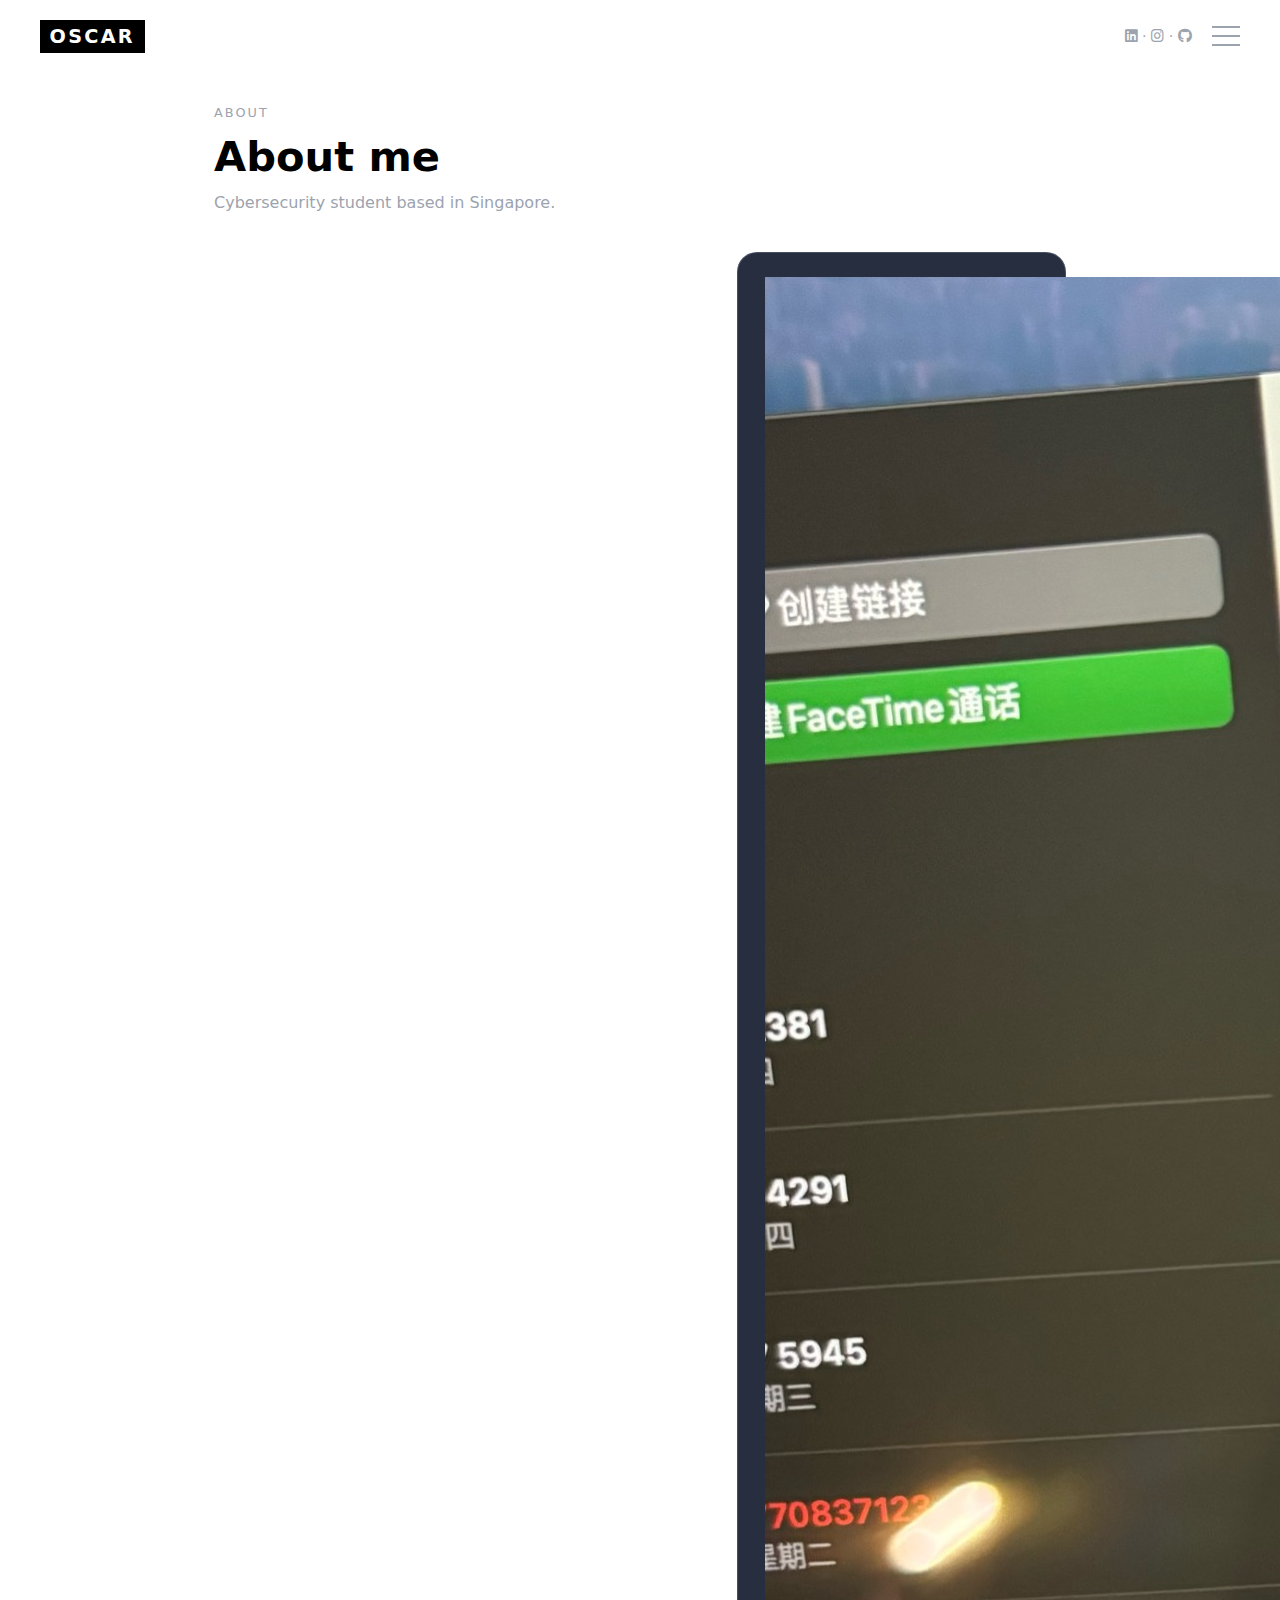
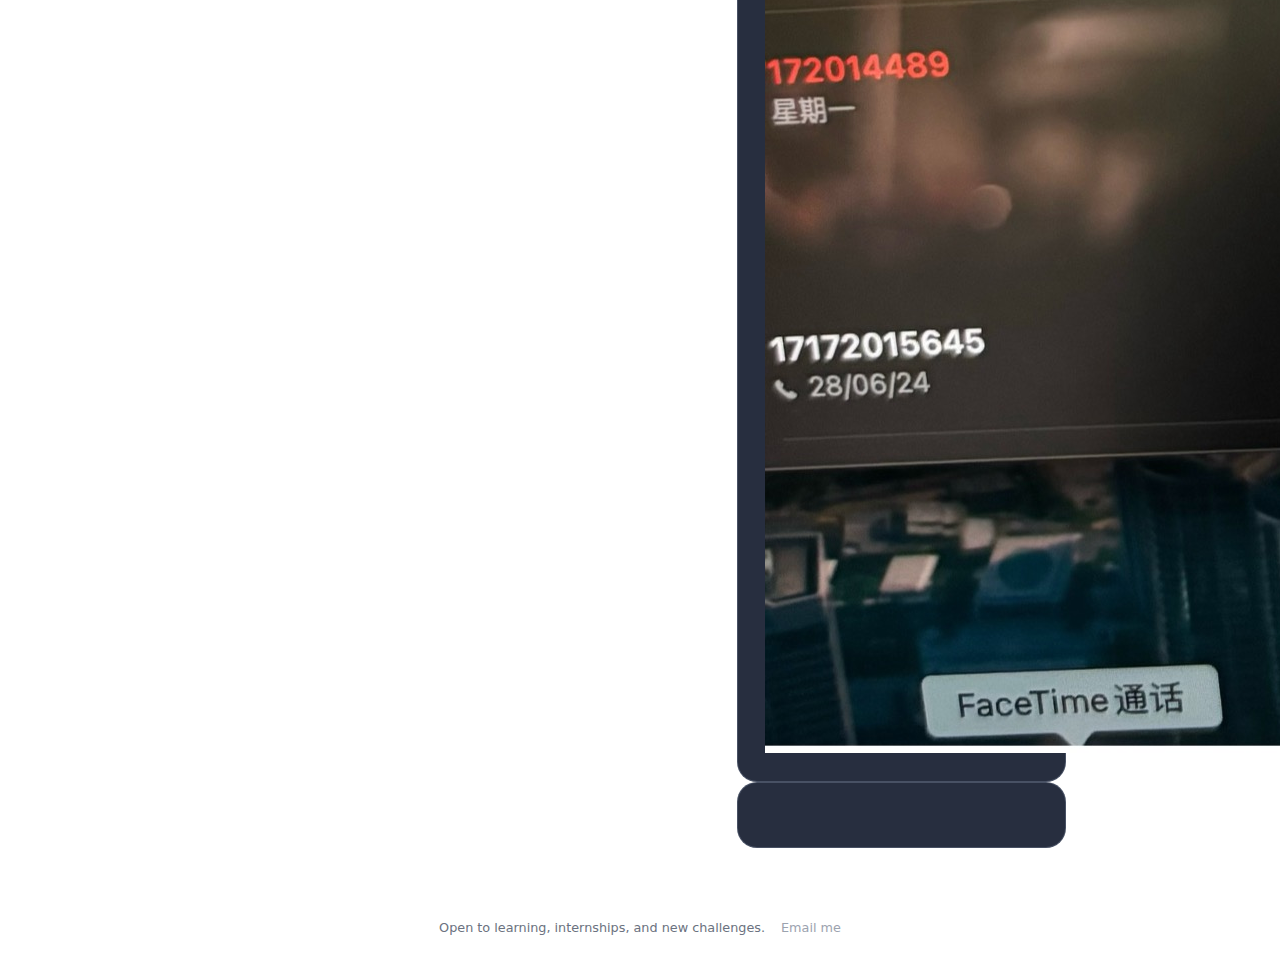
<file: About.html>
<!DOCTYPE html>
<html lang="en">
<head>
    <meta charset="UTF-8" />
    <title>About – Oscar</title>
    <meta name="viewport" content="width=device-width, initial-scale=1" />
    <link rel="stylesheet" href="https://cdnjs.cloudflare.com/ajax/libs/font-awesome/6.5.1/css/all.min.css"/>
    <link rel="stylesheet" href="CSS/About.css" />

</head>

<body>
<div class="page" id="about">
    <header class="hero-header">
        <a href="HomePage.html#home" class="logo" data-text="brand-name">OSCAR</a>

        <div class="right-controls">
            <div class="social-links">
                <a href="https://www.linkedin.com/in/jiajun-jiang-b44397331"
                   aria-label="LinkedIn" target="_blank" rel="noopener noreferrer">
                    <i class="fa-brands fa-linkedin"></i>
                </a>
                <span>·</span>
                <a href="https://www.instagram.com/oscarjiang092/"
                   aria-label="Instagram" target="_blank" rel="noopener noreferrer">
                    <i class="fa-brands fa-instagram"></i>
                </a>
                <span>·</span>
                <a href="https://github.com/JiajunJiang-Oscar"
                   aria-label="Github" target="_blank" rel="noopener noreferrer">
                    <i class="fa-brands fa-github"></i>
                </a>
            </div>

            <button class="menu-toggle" aria-label="Open navigation" aria-expanded="false">
                <span class="menu-bar bar-top"></span>
                <span class="menu-bar bar-middle"></span>
                <span class="menu-bar bar-bottom"></span>
            </button>
        </div>
    </header>

    <!-- Body -->
    <main>
        <div class="section-label" data-text="about-section-label">ABOUT</div>
        <h1 class="about-title" data-text="about-heading">
            About me
        </h1>
        <p class="about-tagline" data-text="about-tagline">
            Cybersecurity & Software Engineering student based in Singapore.
        </p>

        <div class="about-grid">

            <section>
                <div class="about-body" id="about-body"></div>
            </section>

            <div class="right-stack">

                <!-- Box1  -->
                <aside class="card profile-card">
                    <img src="Assets/Image/Profile.jpg" alt="Oscar" class="profile-image">
                </aside>

                <!-- Box2 -->
                <aside class="card">
                    <div class="card-title" id="about-focus-title"></div>
                    <ul class="card-list" id="about-focus-list"></ul>
                    <div class="pill-row" id="about-pill-row"></div>
                </aside>
            </div>
        </div>
    </main>

    <footer>
        <span data-text="about-footer-left">Open to learning, internships, and new challenges.</span>
        <span>
            <a href="mailto:your@email.com" data-text="about-footer-contact">Email me</a>
        </span>
    </footer>
</div>

<!-- 右侧弹出导航（和首页结构统一） -->
<nav class="nav-overlay" aria-hidden="true">
    <button class="nav-close" aria-label="Close navigation">×</button>
    <div class="nav-menu">
        <a href="HomePage.html#home" data-text="nav-home">Home</a>
        <a href="About.html#about" data-text="nav-about">About</a>
        <a href="Blog.html#blog" data-text="nav-blog">Blog</a>
    </div>
</nav>

  <!-- 内容配置 -->
  <script src="Content.js"></script>
  <script>
    const menuToggle = document.querySelector('.menu-toggle');
    const navOverlay = document.querySelector('.nav-overlay');
    const navClose   = document.querySelector('.nav-close');
    const navLinks   = document.querySelectorAll('.nav-menu a');

    function openMenu() {
      if (!menuToggle || !navOverlay) return;
      menuToggle.classList.add('open');
      navOverlay.classList.add('open');
      menuToggle.setAttribute('aria-expanded', 'true');
      navOverlay.setAttribute('aria-hidden', 'false');
    }

    function closeMenu() {
      if (!menuToggle || !navOverlay) return;
      menuToggle.classList.remove('open');
      navOverlay.classList.remove('open');
      menuToggle.setAttribute('aria-expanded', 'false');
      navOverlay.setAttribute('aria-hidden', 'true');
    }

    if (menuToggle) {
      menuToggle.addEventListener('click', () => {
        const isOpen = menuToggle.classList.contains('open');
        isOpen ? closeMenu() : openMenu();
      });
    }

    if (navClose) {
      navClose.addEventListener('click', closeMenu);
    }

    navLinks.forEach(link => {
      link.addEventListener('click', closeMenu);
    });

    const logoEl = document.querySelector('[data-text="brand-name"]');
    if (logoEl && TEXT.logoText) {
      logoEl.textContent = TEXT.logoText;
    }

    const aboutLabelEl   = document.querySelector('[data-text="about-section-label"]');
    const aboutHeadingEl = document.querySelector('[data-text="about-heading"]');
    const aboutTaglineEl = document.querySelector('[data-text="about-tagline"]');

    if (aboutLabelEl && TEXT.aboutSectionLabel) aboutLabelEl.textContent = TEXT.aboutSectionLabel;
    if (aboutHeadingEl && TEXT.aboutHeading)    aboutHeadingEl.textContent = TEXT.aboutHeading;
    if (aboutTaglineEl && TEXT.aboutTagline)    aboutTaglineEl.textContent = TEXT.aboutTagline;

    const aboutBodyEl = document.getElementById('about-body');
    if (aboutBodyEl && Array.isArray(TEXT.aboutParagraphs)) {
      aboutBodyEl.innerHTML = TEXT.aboutParagraphs
        .map(p => `<p>${p}</p>`)
        .join('');
    }

    // Right boxes text
    const focusTitleEl = document.getElementById('about-focus-title');
    if (focusTitleEl && TEXT.aboutMeTitle) {
      focusTitleEl.textContent = TEXT.aboutMeTitle;
    }

    const focusListEl = document.getElementById('about-focus-list');
    if (focusListEl && Array.isArray(TEXT.aboutMeText)) {
      focusListEl.innerHTML = TEXT.aboutMeText
        .map(item => `<li>${item}</li>`)
        .join('');
    }

    const pillRowEl = document.getElementById('about-pill-row');
    if (pillRowEl && Array.isArray(TEXT.aboutPills)) {
      pillRowEl.innerHTML = TEXT.aboutPills
        .map(pill => `<span class="pill">${pill}</span>`)
        .join('');
    }

    const footerLeftEl    = document.querySelector('[data-text="about-footer-left"]');
    const footerContactEl = document.querySelector('[data-text="about-footer-contact"]');

    if (footerLeftEl && TEXT.aboutFooterLeft) {
      footerLeftEl.textContent = TEXT.aboutFooterLeft;
    }
    if (footerContactEl && TEXT.aboutFooterContactText) {
      footerContactEl.textContent = TEXT.aboutFooterContactText;
    }

    const navHomeEls  = document.querySelectorAll('[data-text="nav-home"]');
    const navAboutEls = document.querySelectorAll('[data-text="nav-about"]');
    const navBlogEls  = document.querySelectorAll('[data-text="nav-blog"]');

    navHomeEls.forEach(el  => TEXT.navHome  && (el.textContent  = TEXT.navHome));
    navAboutEls.forEach(el => TEXT.navAbout && (el.textContent = TEXT.navAbout));
    navBlogEls.forEach(el  => TEXT.navBlog  && (el.textContent  = TEXT.navBlog));

    // 页面 title
    if (TEXT.aboutPageTitle) {
      document.title = TEXT.aboutPageTitle;
    }

    // 页面载入时，让 .page 淡入
    document.addEventListener('DOMContentLoaded', () => {
        const pageEl = document.querySelector('.page');
        if (pageEl) {
            requestAnimationFrame(() => {
                pageEl.classList.add('fade-in');
            });
        }
    });
  </script>
</body>
</html>
</file>
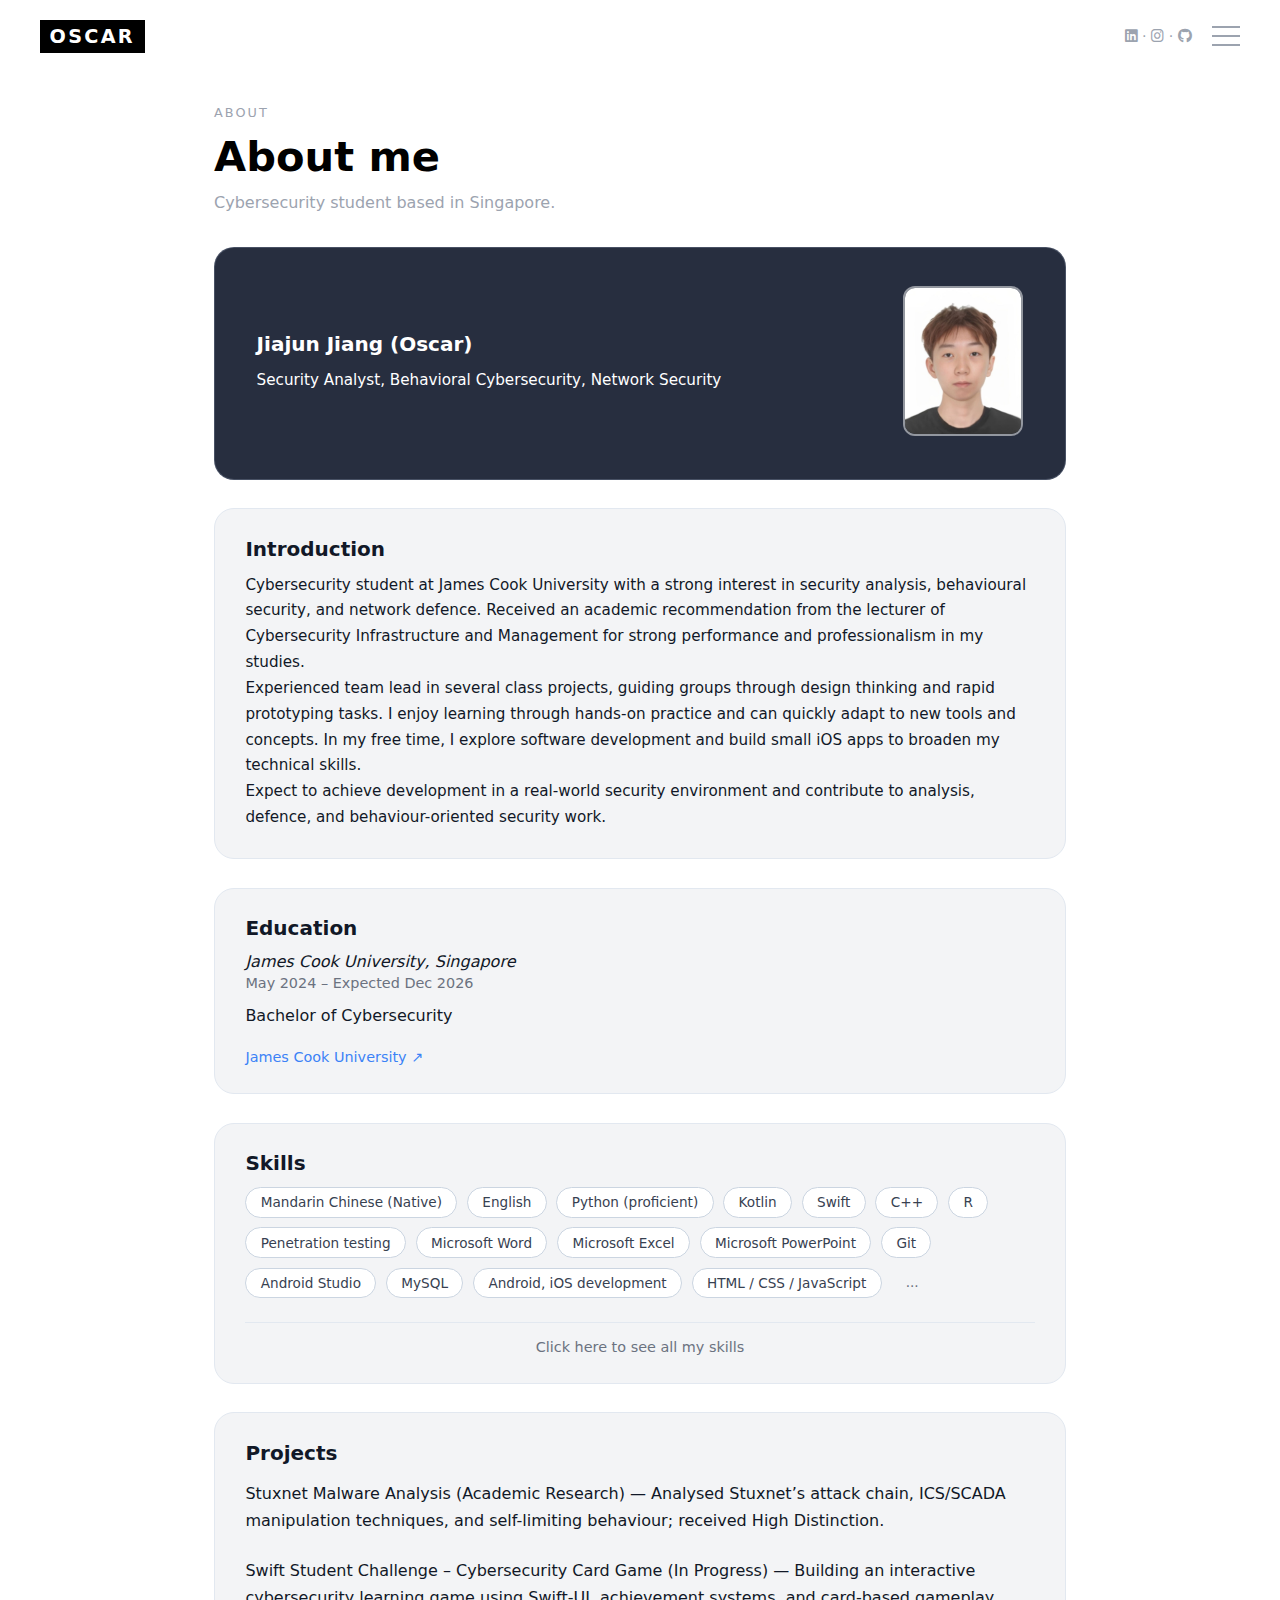
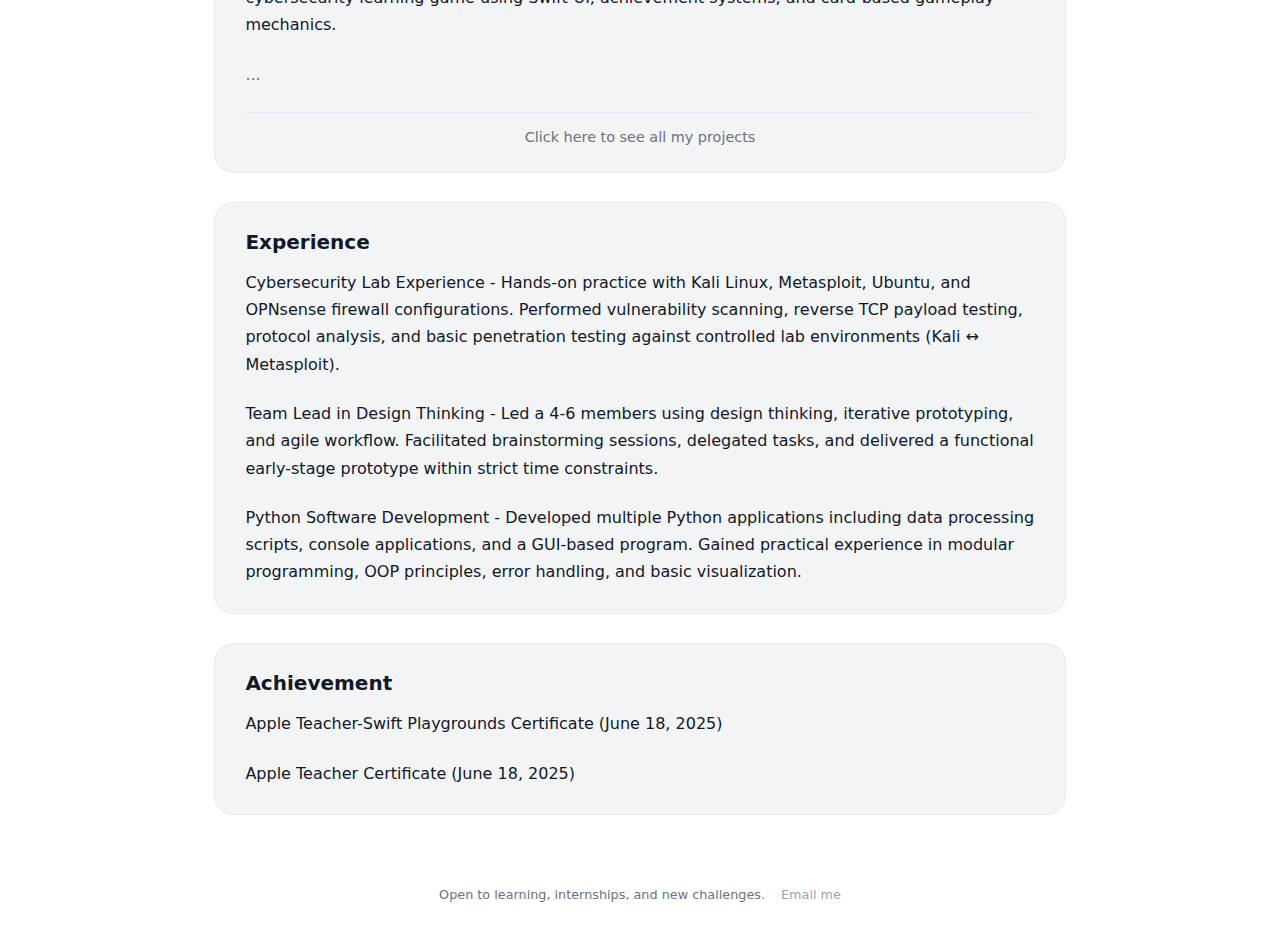
<file: about.html>
<!DOCTYPE html>
<html lang="en">
<head>
  <meta charset="UTF-8" />
  <title>About – Oscar</title>
  <meta name="viewport" content="width=device-width, initial-scale=1" />
  <link rel="stylesheet" href="https://cdnjs.cloudflare.com/ajax/libs/font-awesome/6.5.1/css/all.min.css"/>
  <link rel="stylesheet" href="CSS/global_1.css" />
  <link rel="stylesheet" href="CSS/about.css" />

</head>
<body>
  <div class="page" id="about">
    <header class="hero-header">
      <a href="index.html#home" class="logo" data-text="brand-name">OSCAR</a>

      <div class="right-controls">
        <div class="social-links">
          <a
            href="https://www.linkedin.com/in/jiajun-jiang-b44397331"
            aria-label="LinkedIn"
            target="_blank"
            rel="noopener noreferrer"
          >
            <i class="fa-brands fa-linkedin"></i>
          </a>
          <span>·</span>
          <a
            href="https://www.instagram.com/oscarjiang092/"
            aria-label="Instagram"
            target="_blank"
            rel="noopener noreferrer"
          >
            <i class="fa-brands fa-instagram"></i>
          </a>
          <span>·</span>
          <a
            href="https://github.com/JiajunJiang-Oscar"
            aria-label="GitHub"
            target="_blank"
            rel="noopener noreferrer"
          >
            <i class="fa-brands fa-github"></i>
          </a>
        </div>

        <button
          class="menu-toggle"
          aria-label="Open navigation"
          aria-expanded="false"
        >
          <span class="menu-bar bar-top"></span>
          <span class="menu-bar bar-middle"></span>
          <span class="menu-bar bar-bottom"></span>
        </button>
      </div>
    </header>

    <main>
      <div class="section-label" data-text="about-section-label"></div>
      <h1 class="about-title" data-text="about-heading"></h1>
      <p class="about-tagline" data-text="about-tagline"></p>

      <section class="stack-v">
        <div class="card-primary">
          <div>
            <div
              class="card-title"
              data-text="about-header-name"
            ></div>
            <div
              class="card-text"
              data-text="about-header-role"
            ></div>
          </div>

          <div class="photo-box">
            <img src="Assets/Image/profileImage.jpg" alt="Oscar Jiang Photo" class="profile-image">
          </div>
        </div>

        <article class="card-secondary">
          <h2 class="card-title" data-text="about-intro-title"></h2>
          <div class="card-text intro-body" id="about-intro-body"></div>
        </article>

        <article class="card-secondary">
          <h2 class="card-title" data-text="about-education-title"></h2>
          <ul class="edu-list" id="about-education-list"></ul>
        </article>

        <a href="skill.html" class="card-secondary card-clickable">
          <h2 class="card-title" data-text="about-skills-title"></h2>
          <div class="skills-grid" id="about-skills-grid"></div>
          <div class="card-footer-text" id="about-skills-footer"></div>
        </a>

        <a href="project.html" class="card-secondary card-clickable">
          <h2 class="card-title" data-text="about-projects-title"></h2>
          <ul class="list-styled projects-list" id="about-projects-list"></ul>
          <div class="card-footer-text" id="about-projects-footer"></div>
        </a>

        <article class="card-secondary">
          <h2 class="card-title" data-text="about-experience-title"></h2>
          <ul class="list-styled" id="about-experience-list"></ul>
        </article>

        <article class="card-secondary">
          <h2 class="card-title" data-text="about-achievement-title"></h2>
          <ul class="list-styled" id="about-achievement-list"></ul>
        </article>

        </section>
    </main>

    <footer>
      <span data-text="about-footer-left"></span>
      <span>
        <a href="jjj0929@outlook.com" data-text="about-footer-contact"></a>
      </span>
    </footer>
  </div>

  <nav class="nav-overlay" aria-hidden="true">
    <button class="nav-close" aria-label="Close navigation">×</button>
    <div class="nav-menu">
      <a href="index.html#home" data-text="nav-home"></a>
      <a href="about.html#about" data-text="nav-about"></a>
      <a href="blog.html#blog" data-text="nav-blog"></a>
      <a href="skill.html#skill" data-text="nav-skill"></a>
      <a href="project.html#project" data-text="nav-project"></a>
    </div>
  </nav>

  <script src="Content.js"></script>

  <script>
    // 顶部菜单逻辑
    const menuToggle = document.querySelector('.menu-toggle');
    const navOverlay = document.querySelector('.nav-overlay');
    const navClose   = document.querySelector('.nav-close');
    const navLinks   = document.querySelectorAll('.nav-menu a');

    function openMenu() {
      menuToggle.classList.add('open');
      navOverlay.classList.add('open');
      menuToggle.setAttribute('aria-expanded', 'true');
      navOverlay.setAttribute('aria-hidden', 'false');
    }

    function closeMenu() {
      menuToggle.classList.remove('open');
      navOverlay.classList.remove('open');
      menuToggle.setAttribute('aria-expanded', 'false');
      navOverlay.setAttribute('aria-hidden', 'true');
    }

    if (menuToggle) {
      menuToggle.addEventListener('click', () => {
        const isOpen = menuToggle.classList.contains('open');
        isOpen ? closeMenu() : openMenu();
      });
    }
    if (navClose) {
      navClose.addEventListener('click', closeMenu);
    }
    navLinks.forEach(link => {
      link.addEventListener('click', closeMenu);
    });

    // ========= 文案注入（全部来自 Content.js 里的 TEXT） =========

      const logoEl = document.querySelector('[data-text="brand-name"]');
    if (logoEl && TEXT.logoText) {
        logoEl.textContent = TEXT.logoText;
      }

      // 顶部小标签 / 标题 / tagline
      const aboutLabelEl   = document.querySelector('[data-text="about-section-label"]');
      const aboutHeadingEl = document.querySelector('[data-text="about-heading"]');
      const aboutTaglineEl = document.querySelector('[data-text="about-tagline"]');

      if (aboutLabelEl && TEXT.aboutSectionLabel) aboutLabelEl.textContent = TEXT.aboutSectionLabel;
      if (aboutHeadingEl && TEXT.aboutHeading)    aboutHeadingEl.textContent = TEXT.aboutHeading;
      if (aboutTaglineEl && TEXT.aboutTagline)    aboutTaglineEl.textContent = TEXT.aboutTagline;

      // 蓝色姓名卡
      const headerNameEl  = document.querySelector('[data-text="about-header-name"]');
      const headerRoleEl  = document.querySelector('[data-text="about-header-role"]');
      const photoLabelEl  = document.querySelector('[data-text="about-photo-label"]');

      if (headerNameEl && TEXT.aboutHeaderName) headerNameEl.textContent = TEXT.aboutHeaderName;
      if (headerRoleEl && TEXT.aboutHeaderRole) headerRoleEl.textContent = TEXT.aboutHeaderRole;
      if (photoLabelEl && TEXT.aboutPhotoLabel) photoLabelEl.textContent = TEXT.aboutPhotoLabel;

      // Introduction
      const introTitleEl = document.querySelector('[data-text="about-intro-title"]');
      if (introTitleEl && TEXT.aboutIntroTitle) introTitleEl.textContent = TEXT.aboutIntroTitle;

      const introBodyEl = document.getElementById('about-intro-body');
      if (introBodyEl && Array.isArray(TEXT.aboutIntroductionParagraphs)) {
        introBodyEl.innerHTML = TEXT.aboutIntroductionParagraphs
          .map(p => `<p>${p}</p>`)
          .join('');
      }

      // Education
      const eduTitleEl = document.querySelector('[data-text="about-education-title"]');
      if (eduTitleEl && TEXT.aboutEducationTitle) eduTitleEl.textContent = TEXT.aboutEducationTitle;

      const eduListEl = document.getElementById('about-education-list');
      if (eduListEl && Array.isArray(TEXT.aboutEducationList)) {
        eduListEl.innerHTML = TEXT.aboutEducationList.map(item => `
          <li class="edu-item">
            <div class="edu-header">
            <span class="edu-school">${item.school}</span>
            <span class="edu-period">${item.period}</span>
            </div>
            <p class="edu-details">${item.details}</p>
          <a href="https://www.jcu.edu.au" target="_blank" rel="noopener noreferrer" class="edu-link">James Cook University ↗</a>
          </li>
        `).join('');
      }

      // Skills
      const skillsTitleEl = document.querySelector('[data-text="about-skills-title"]');
      if (skillsTitleEl && TEXT.aboutSkillsTitle) skillsTitleEl.textContent = TEXT.aboutSkillsTitle;

      const skillsGridEl = document.getElementById('about-skills-grid');
      if (skillsGridEl && Array.isArray(TEXT.aboutSkillsList)) {
      const skillsHtml = TEXT.aboutSkillsList
          .map(skill => `<span class="chip">${skill}</span>`)
          .join('');
      skillsGridEl.innerHTML = skillsHtml + '<span class="chip-ellipsis">...</span>';
    }

    const skillsFooterEl = document.getElementById('about-skills-footer');
    if (skillsFooterEl && TEXT.aboutSkillsFooter) {
      skillsFooterEl.textContent = TEXT.aboutSkillsFooter;
      }

      // Projects
      const projectsTitleEl = document.querySelector('[data-text="about-projects-title"]');
      if (projectsTitleEl && TEXT.aboutProjectsTitle) projectsTitleEl.textContent = TEXT.aboutProjectsTitle;

      const projectsListEl = document.getElementById('about-projects-list');
      if (projectsListEl && Array.isArray(TEXT.aboutProjectsList)) {
      const projectsHtml = TEXT.aboutProjectsList
          .map(project => `<li><span>${project.name}</span> — ${project.description}</li>`)
          .join('');
      projectsListEl.innerHTML = projectsHtml + '<li class="ellipsis-item">...</li>';
    }

    const projectsFooterEl = document.getElementById('about-projects-footer');
    if (projectsFooterEl && TEXT.aboutProjectsFooter) {
      projectsFooterEl.textContent = TEXT.aboutProjectsFooter;
      }

      // Experience
      const experienceTitleEl = document.querySelector('[data-text="about-experience-title"]');
      if (experienceTitleEl && TEXT.aboutExperienceTitle) experienceTitleEl.textContent = TEXT.aboutExperienceTitle;

      const experienceListEl = document.getElementById('about-experience-list');
      if (experienceListEl && Array.isArray(TEXT.aboutExperienceList)) {
        experienceListEl.innerHTML = TEXT.aboutExperienceList
          .map(item => `<li>${item}</li>`)
          .join('');
      }

      // Achievement
      const achievementTitleEl = document.querySelector('[data-text="about-achievement-title"]');
      if (achievementTitleEl && TEXT.aboutAchievementTitle) achievementTitleEl.textContent = TEXT.aboutAchievementTitle;

      const achievementListEl = document.getElementById('about-achievement-list');
      if (achievementListEl && Array.isArray(TEXT.aboutAchievementList)) {
        achievementListEl.innerHTML = TEXT.aboutAchievementList
          .map(item => `<li>${item}</li>`)
          .join('');
      }

      // 页脚文案
      const footerLeftEl    = document.querySelector('[data-text="about-footer-left"]');
      const footerContactEl = document.querySelector('[data-text="about-footer-contact"]');

      if (footerLeftEl && TEXT.aboutFooterLeft) {
        footerLeftEl.textContent = TEXT.aboutFooterLeft;
      }
      if (footerContactEl && TEXT.aboutFooterContactText) {
        footerContactEl.textContent = TEXT.aboutFooterContactText;
      }

      // 顶部导航文字
    const navHomeEls    = document.querySelectorAll('[data-text="nav-home"]');
    const navAboutEls   = document.querySelectorAll('[data-text="nav-about"]');
    const navBlogEls    = document.querySelectorAll('[data-text="nav-blog"]');
    const navSkillEls   = document.querySelectorAll('[data-text="nav-skill"]');
    const navProjectEls = document.querySelectorAll('[data-text="nav-project"]');

    navHomeEls.forEach(el    => TEXT.navHome    && (el.textContent = TEXT.navHome));
    navAboutEls.forEach(el   => TEXT.navAbout   && (el.textContent = TEXT.navAbout));
    navBlogEls.forEach(el    => TEXT.navBlog    && (el.textContent = TEXT.navBlog));
    navSkillEls.forEach(el   => TEXT.navSkill   && (el.textContent = TEXT.navSkill));
    navProjectEls.forEach(el => TEXT.navProject && (el.textContent = TEXT.navProject));

    // 页面载入时让内容淡入
    document.addEventListener('DOMContentLoaded', () => {
      const pageEl = document.getElementById('about');
      if (pageEl) {
        requestAnimationFrame(() => pageEl.classList.add('fade-in'));
      }
    });
  </script>
</body>
</html>
</file>
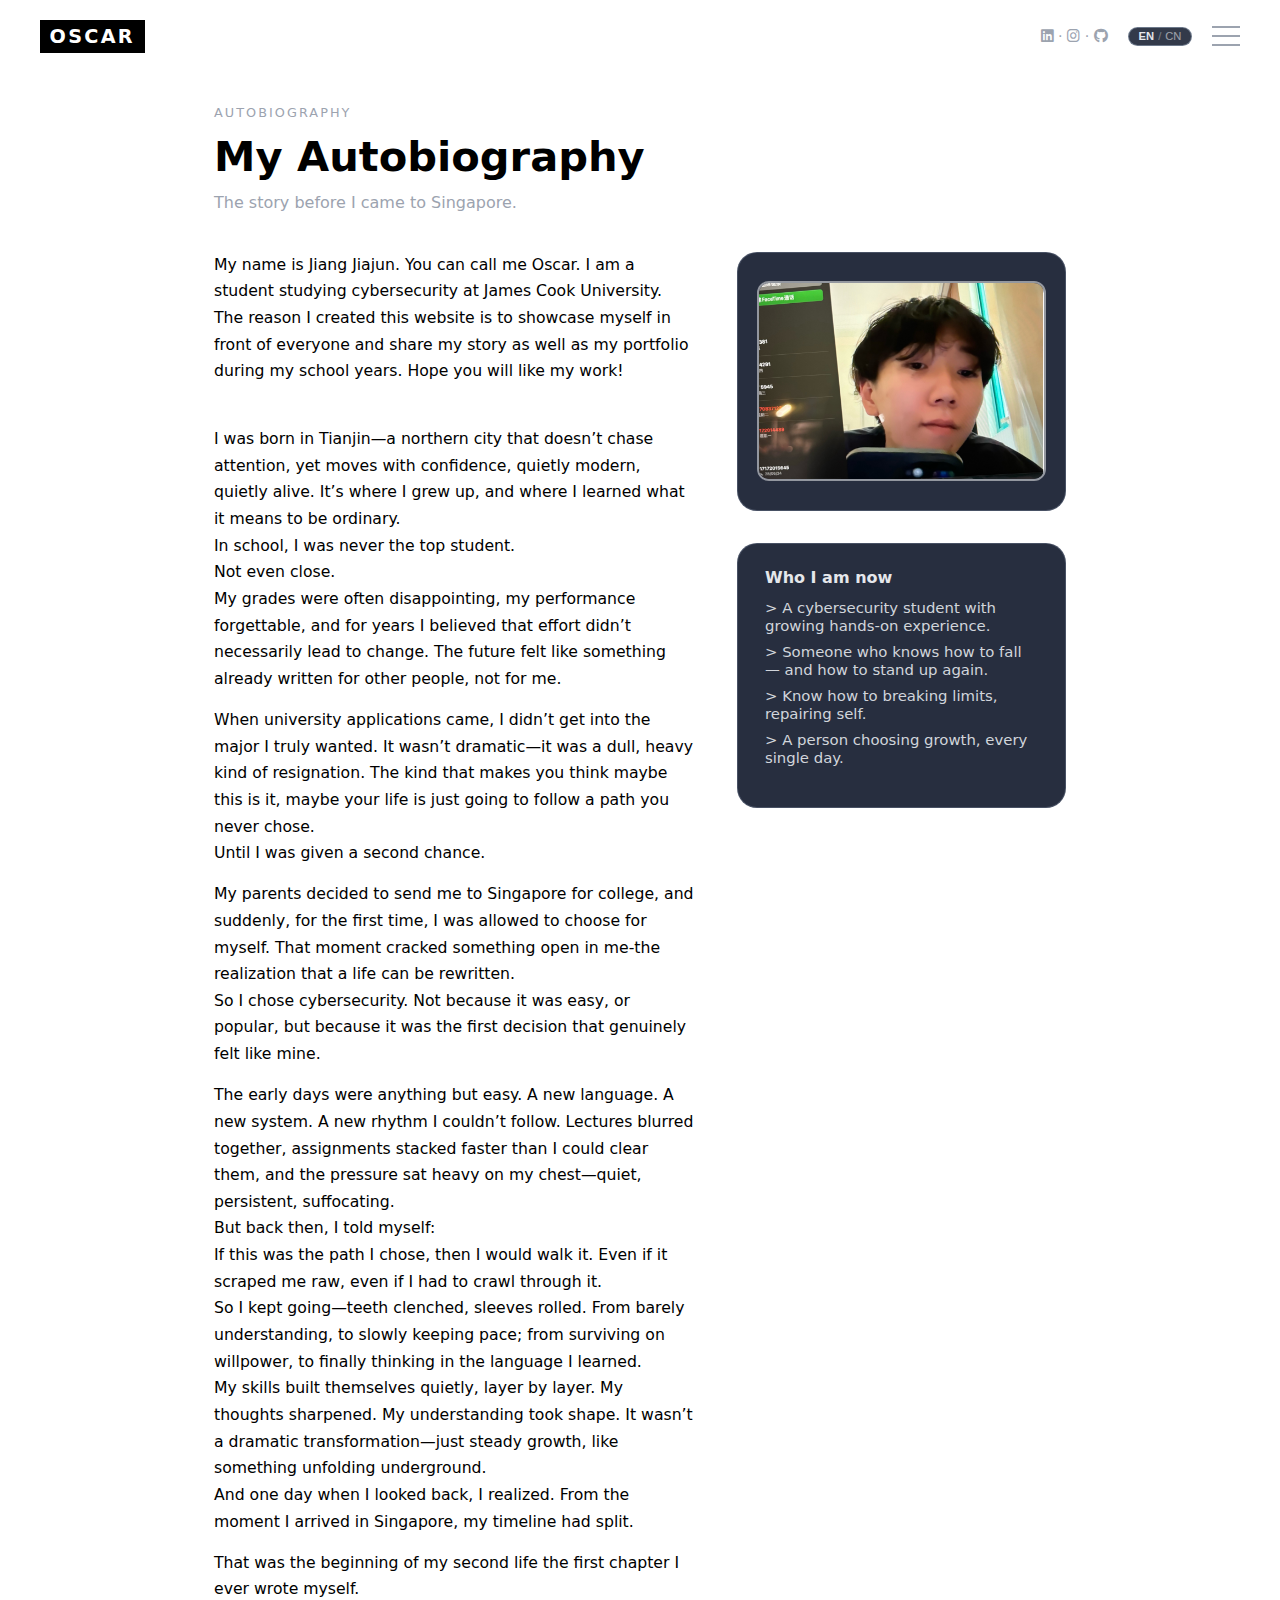
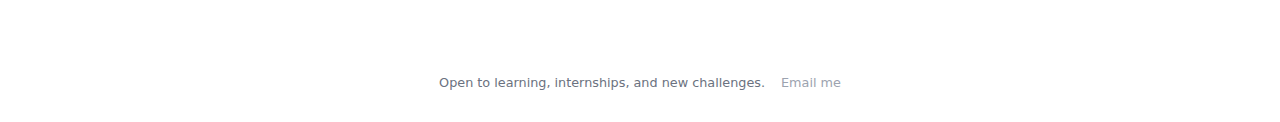
<file: Autobiography.html>
<!DOCTYPE html>
<html lang="en">
<head>
    <meta charset="UTF-8" />
    <title>Autobiography – Oscar</title>
    <meta name="viewport" content="width=device-width, initial-scale=1" />
    <link rel="stylesheet" href="https://cdnjs.cloudflare.com/ajax/libs/font-awesome/6.5.1/css/all.min.css"/>
    <link rel="stylesheet" href="CSS/Global1.css" />

</head>

<body>
<div class="page" id="autobiography">
    <header class="hero-header">
        <a href="HomePage.html#home" class="logo" data-text="brand-name">OSCAR</a>

        <div class="right-controls">
            <div class="social-links">
                <a href="https://www.linkedin.com/in/jiajun-jiang-b44397331"
                   aria-label="LinkedIn" target="_blank" rel="noopener noreferrer">
                    <i class="fa-brands fa-linkedin"></i>
                </a>
                <span>·</span>
                <a href="https://www.instagram.com/oscarjiang092/"
                   aria-label="Instagram" target="_blank" rel="noopener noreferrer">
                    <i class="fa-brands fa-instagram"></i>
                </a>
                <span>·</span>
                <a href="https://github.com/JiajunJiang-Oscar"
                   aria-label="Github" target="_blank" rel="noopener noreferrer">
                    <i class="fa-brands fa-github"></i>
                </a>
            </div>

            <button class="lang-toggle" type="button" aria-label="Switch language">
                <span class="lang-option active">EN</span>
                <span class="lang-separator">/</span>
                <span class="lang-option">CN</span>
            </button>

            <button class="menu-toggle" aria-label="Open navigation" aria-expanded="false">
                <span class="menu-bar bar-top"></span>
                <span class="menu-bar bar-middle"></span>
                <span class="menu-bar bar-bottom"></span>
            </button>
        </div>
    </header>

    <!-- Body -->
    <main>
        <div class="section-label" data-text="autobiography-section-label">AUTOBIOGRAPHY</div>
        <h1 class="page-title" data-text="autobiography-heading">
            My Autobiography
        </h1>
        <p class="page-tagline" data-text="autobiography-tagline">
            Cybersecurity & Software Engineering student based in Singapore.
        </p>

        <div class="about-grid">

            <section>
                <div class="page-body" id="autobiography-body"></div>
            </section>

            <div class="right-stack">

                <!-- Box1  -->
                <aside class="card profile-card">
                    <img src="Assets/Image/Profile.jpg" alt="Oscar" class="profile-image">
                </aside>

                <!-- Box2 -->
                <aside class="card">
                    <div class="card-title" id="autobiography-focus-title"></div>
                    <ul class="card-list" id="autobiography-focus-list"></ul>
                    <div class="pill-row" id="autobiography-pill-row"></div>
                </aside>
            </div>
        </div>
    </main>

    <footer>
        <span data-text="autobiography-footer-left">Open to learning, internships, and new challenges.</span>
        <span>
            <a href="mailto:your@email.com" data-text="autobiography-footer-contact">Email me</a>
        </span>
    </footer>
</div>

<!-- 右侧弹出导航（和首页结构统一） -->
<nav class="nav-overlay" aria-hidden="true">
    <button class="nav-close" aria-label="Close navigation">×</button>
    <div class="nav-menu">
        <a href="HomePage.html#home" data-text="nav-home">Home</a>
        <a href="About.html#about" data-text="nav-about">About</a>
        <a href="Blog.html#blog" data-text="nav-blog">Blog</a>
    </div>
</nav>

  <!-- 内容配置 -->
  <script src="Content.js"></script>
  <script>
    const menuToggle = document.querySelector('.menu-toggle');
    const navOverlay = document.querySelector('.nav-overlay');
    const navClose   = document.querySelector('.nav-close');
    const navLinks   = document.querySelectorAll('.nav-menu a');

    function openMenu() {
      if (!menuToggle || !navOverlay) return;
      menuToggle.classList.add('open');
      navOverlay.classList.add('open');
      menuToggle.setAttribute('aria-expanded', 'true');
      navOverlay.setAttribute('aria-hidden', 'false');
    }

    function closeMenu() {
      if (!menuToggle || !navOverlay) return;
      menuToggle.classList.remove('open');
      navOverlay.classList.remove('open');
      menuToggle.setAttribute('aria-expanded', 'false');
      navOverlay.setAttribute('aria-hidden', 'true');
    }

    if (menuToggle) {
      menuToggle.addEventListener('click', () => {
        const isOpen = menuToggle.classList.contains('open');
        isOpen ? closeMenu() : openMenu();
      });
    }

    if (navClose) {
      navClose.addEventListener('click', closeMenu);
    }

    navLinks.forEach(link => {
      link.addEventListener('click', closeMenu);
    });

    const logoEl = document.querySelector('[data-text="brand-name"]');
    if (logoEl && TEXT.logoText) {
      logoEl.textContent = TEXT.logoText;
    }

    const autobiographyLabelEl   = document.querySelector('[data-text="autobiography-section-label"]');
    const autobiographyHeadingEl = document.querySelector('[data-text="autobiography-heading"]');
    const autobiographyTaglineEl = document.querySelector('[data-text="autobiography-tagline"]');

    if (autobiographyLabelEl && TEXT.autobiographySectionLabel) autobiographyLabelEl.textContent = TEXT.autobiographySectionLabel;
    if (autobiographyHeadingEl && TEXT.autobiographyHeading)    autobiographyHeadingEl.textContent = TEXT.autobiographyHeading;
    if (autobiographyTaglineEl && TEXT.autobiographyTagline)    autobiographyTaglineEl.textContent = TEXT.autobiographyTagline;

    const autobiographyBodyEl = document.getElementById('autobiography-body');
    if (autobiographyBodyEl && Array.isArray(TEXT.autobiographyParagraphs)) {
      autobiographyBodyEl.innerHTML = TEXT.autobiographyParagraphs
        .map(p => `<p>${p}</p>`)
        .join('');
    }

    // Right boxes text
    const focusTitleEl = document.getElementById('autobiography-focus-title');
    if (focusTitleEl && TEXT.autobiographyMeTitle) {
      focusTitleEl.textContent = TEXT.autobiographyMeTitle;
    }

    const focusListEl = document.getElementById('autobiography-focus-list');
    if (focusListEl && Array.isArray(TEXT.autobiographyMeText)) {
      focusListEl.innerHTML = TEXT.autobiographyMeText
        .map(item => `<li>${item}</li>`)
        .join('');
    }

    const pillRowEl = document.getElementById('autobiography-pill-row');
    if (pillRowEl && Array.isArray(TEXT.autobiographyPills)) {
      pillRowEl.innerHTML = TEXT.autobiographyPills
        .map(pill => `<span class="pill">${pill}</span>`)
        .join('');
    }

    const footerLeftEl    = document.querySelector('[data-text="autobiography-footer-left"]');
    const footerContactEl = document.querySelector('[data-text="autobiography-footer-contact"]');

    if (footerLeftEl && TEXT.autobiographyFooterLeft) {
      footerLeftEl.textContent = TEXT.autobiographyFooterLeft;
    }
    if (footerContactEl && TEXT.autobiographyFooterContactText) {
      footerContactEl.textContent = TEXT.autobiographyFooterContactText;
    }

    const navHomeEls  = document.querySelectorAll('[data-text="nav-home"]');
    const navAboutEls = document.querySelectorAll('[data-text="nav-about"]');
    const navBlogEls  = document.querySelectorAll('[data-text="nav-blog"]');

    navHomeEls.forEach(el  => TEXT.navHome  && (el.textContent  = TEXT.navHome));
    navAboutEls.forEach(el => TEXT.navAbout && (el.textContent = TEXT.navAbout));
    navBlogEls.forEach(el  => TEXT.navBlog  && (el.textContent  = TEXT.navBlog));

    // 页面 title
    if (TEXT.autobiographyPageTitle) {
      document.title = TEXT.autobiographyPageTitle;
    }

    // 页面载入时，让 .page 淡入
    document.addEventListener('DOMContentLoaded', () => {
        const pageEl = document.querySelector('.page');
        if (pageEl) {
            requestAnimationFrame(() => {
                pageEl.classList.add('fade-in');
            });
        }
    });
  </script>
</body>
</html>
</file>
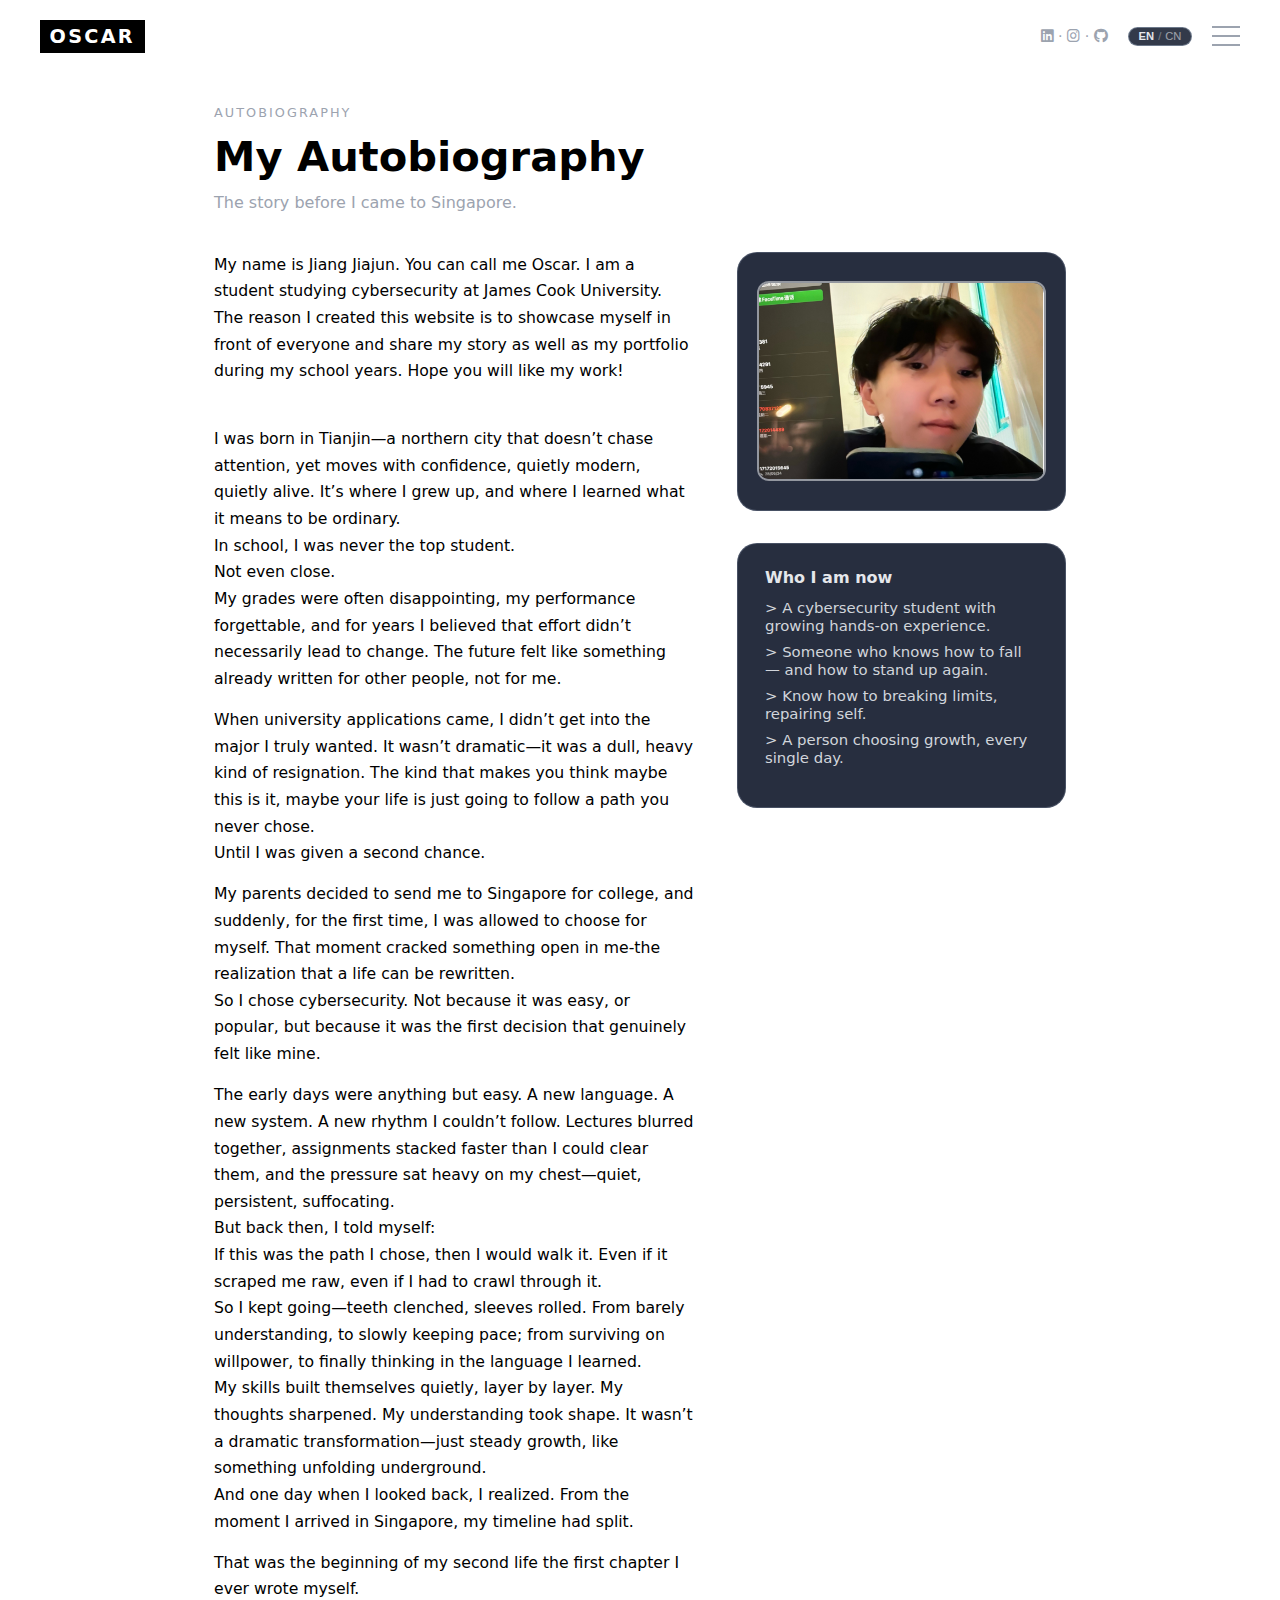
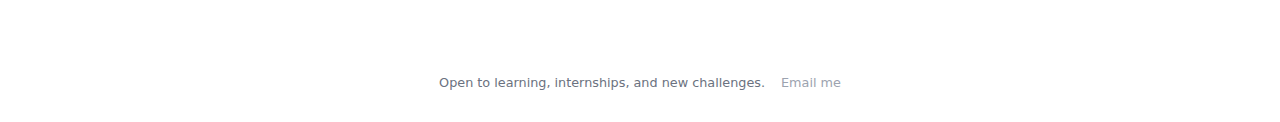
<file: autobiography.html>
<!DOCTYPE html>
<html lang="en">
<head>
    <meta charset="UTF-8" />
    <title>Autobiography – Oscar</title>
    <meta name="viewport" content="width=device-width, initial-scale=1" />
    <link rel="stylesheet" href="https://cdnjs.cloudflare.com/ajax/libs/font-awesome/6.5.1/css/all.min.css"/>
    <link rel="stylesheet" href="CSS/global_1.css" />
    <link rel="stylesheet" href="CSS/autobiography.css" />

</head>

<body>
<div class="page" id="autobiography">
    <header class="hero-header">
        <a href="index.html#home" class="logo" data-text="brand-name">OSCAR</a>

        <div class="right-controls">
            <div class="social-links">
                <a href="https://www.linkedin.com/in/jiajun-jiang-b44397331"
                   aria-label="LinkedIn" target="_blank" rel="noopener noreferrer">
                    <i class="fa-brands fa-linkedin"></i>
                </a>
                <span>·</span>
                <a href="https://www.instagram.com/oscarjiang092/"
                   aria-label="Instagram" target="_blank" rel="noopener noreferrer">
                    <i class="fa-brands fa-instagram"></i>
                </a>
                <span>·</span>
                <a href="https://github.com/JiajunJiang-Oscar"
                   aria-label="Github" target="_blank" rel="noopener noreferrer">
                    <i class="fa-brands fa-github"></i>
                </a>
            </div>

            <button class="lang-toggle" type="button" aria-label="Switch language">
                <span class="lang-option active">EN</span>
                <span class="lang-separator">/</span>
                <span class="lang-option">CN</span>
            </button>

            <button class="menu-toggle" aria-label="Open navigation" aria-expanded="false">
                <span class="menu-bar bar-top"></span>
                <span class="menu-bar bar-middle"></span>
                <span class="menu-bar bar-bottom"></span>
            </button>
        </div>
    </header>

    <!-- Body -->
    <main>
        <div class="section-label" data-text="autobiography-section-label">AUTOBIOGRAPHY</div>
        <h1 class="page-title" data-text="autobiography-heading">
            My Autobiography
        </h1>
        <p class="page-tagline" data-text="autobiography-tagline">
            Cybersecurity & Software Engineering student based in Singapore.
        </p>

        <div class="about-grid">

            <section>
                <div class="page-body" id="autobiography-body"></div>
            </section>

            <div class="right-stack">

                <!-- Box1  -->
                <aside class="card profile-card">
                    <img src="Assets/Image/Profile.jpg" alt="Oscar" class="profile-image">
                </aside>

                <!-- Box2 -->
                <aside class="card">
                    <div class="card-title" id="autobiography-focus-title"></div>
                    <ul class="card-list" id="autobiography-focus-list"></ul>
                    <div class="pill-row" id="autobiography-pill-row"></div>
                </aside>
            </div>
        </div>
    </main>

    <footer>
        <span data-text="autobiography-footer-left">Open to learning, internships, and new challenges.</span>
        <span>
            <a href="mailto:your@email.com" data-text="autobiography-footer-contact">Email me</a>
        </span>
    </footer>
</div>

<!-- 右侧弹出导航（和首页结构统一） -->
<nav class="nav-overlay" aria-hidden="true">
    <button class="nav-close" aria-label="Close navigation">×</button>
    <div class="nav-menu">
        <a href="index.html#home" data-text="nav-home">Home</a>
        <a href="about.html#about" data-text="nav-about">About</a>
        <a href="blog.html#blog" data-text="nav-blog">Blog</a>
    </div>
</nav>

  <!-- 内容配置 -->
  <script src="Content.js"></script>
  <script>
    const menuToggle = document.querySelector('.menu-toggle');
    const navOverlay = document.querySelector('.nav-overlay');
    const navClose   = document.querySelector('.nav-close');
    const navLinks   = document.querySelectorAll('.nav-menu a');

    function openMenu() {
      if (!menuToggle || !navOverlay) return;
      menuToggle.classList.add('open');
      navOverlay.classList.add('open');
      menuToggle.setAttribute('aria-expanded', 'true');
      navOverlay.setAttribute('aria-hidden', 'false');
    }

    function closeMenu() {
      if (!menuToggle || !navOverlay) return;
      menuToggle.classList.remove('open');
      navOverlay.classList.remove('open');
      menuToggle.setAttribute('aria-expanded', 'false');
      navOverlay.setAttribute('aria-hidden', 'true');
    }

    if (menuToggle) {
      menuToggle.addEventListener('click', () => {
        const isOpen = menuToggle.classList.contains('open');
        isOpen ? closeMenu() : openMenu();
      });
    }

    if (navClose) {
      navClose.addEventListener('click', closeMenu);
    }

    navLinks.forEach(link => {
      link.addEventListener('click', closeMenu);
    });

    const logoEl = document.querySelector('[data-text="brand-name"]');
    if (logoEl && TEXT.logoText) {
      logoEl.textContent = TEXT.logoText;
    }

    const autobiographyLabelEl   = document.querySelector('[data-text="autobiography-section-label"]');
    const autobiographyHeadingEl = document.querySelector('[data-text="autobiography-heading"]');
    const autobiographyTaglineEl = document.querySelector('[data-text="autobiography-tagline"]');

    if (autobiographyLabelEl && TEXT.autobiographySectionLabel) autobiographyLabelEl.textContent = TEXT.autobiographySectionLabel;
    if (autobiographyHeadingEl && TEXT.autobiographyHeading)    autobiographyHeadingEl.textContent = TEXT.autobiographyHeading;
    if (autobiographyTaglineEl && TEXT.autobiographyTagline)    autobiographyTaglineEl.textContent = TEXT.autobiographyTagline;

    const autobiographyBodyEl = document.getElementById('autobiography-body');
    if (autobiographyBodyEl && Array.isArray(TEXT.autobiographyParagraphs)) {
      autobiographyBodyEl.innerHTML = TEXT.autobiographyParagraphs
        .map(p => `<p>${p}</p>`)
        .join('');
    }

    // Right boxes text
    const focusTitleEl = document.getElementById('autobiography-focus-title');
    if (focusTitleEl && TEXT.autobiographyMeTitle) {
      focusTitleEl.textContent = TEXT.autobiographyMeTitle;
    }

    const focusListEl = document.getElementById('autobiography-focus-list');
    if (focusListEl && Array.isArray(TEXT.autobiographyMeText)) {
      focusListEl.innerHTML = TEXT.autobiographyMeText
        .map(item => `<li>${item}</li>`)
        .join('');
    }

    const pillRowEl = document.getElementById('autobiography-pill-row');
    if (pillRowEl && Array.isArray(TEXT.autobiographyPills)) {
      pillRowEl.innerHTML = TEXT.autobiographyPills
        .map(pill => `<span class="pill">${pill}</span>`)
        .join('');
    }

    const footerLeftEl    = document.querySelector('[data-text="autobiography-footer-left"]');
    const footerContactEl = document.querySelector('[data-text="autobiography-footer-contact"]');

    if (footerLeftEl && TEXT.autobiographyFooterLeft) {
      footerLeftEl.textContent = TEXT.autobiographyFooterLeft;
    }
    if (footerContactEl && TEXT.autobiographyFooterContactText) {
      footerContactEl.textContent = TEXT.autobiographyFooterContactText;
    }

    const navHomeEls  = document.querySelectorAll('[data-text="nav-home"]');
    const navAboutEls = document.querySelectorAll('[data-text="nav-about"]');
    const navBlogEls  = document.querySelectorAll('[data-text="nav-blog"]');

    navHomeEls.forEach(el  => TEXT.navHome  && (el.textContent  = TEXT.navHome));
    navAboutEls.forEach(el => TEXT.navAbout && (el.textContent = TEXT.navAbout));
    navBlogEls.forEach(el  => TEXT.navBlog  && (el.textContent  = TEXT.navBlog));

    // 页面 title
    if (TEXT.autobiographyPageTitle) {
      document.title = TEXT.autobiographyPageTitle;
    }

    // 页面载入时，让 .page 淡入
    document.addEventListener('DOMContentLoaded', () => {
        const pageEl = document.querySelector('.page');
        if (pageEl) {
            requestAnimationFrame(() => {
                pageEl.classList.add('fade-in');
            });
        }
    });
  </script>
</body>
</html>
</file>
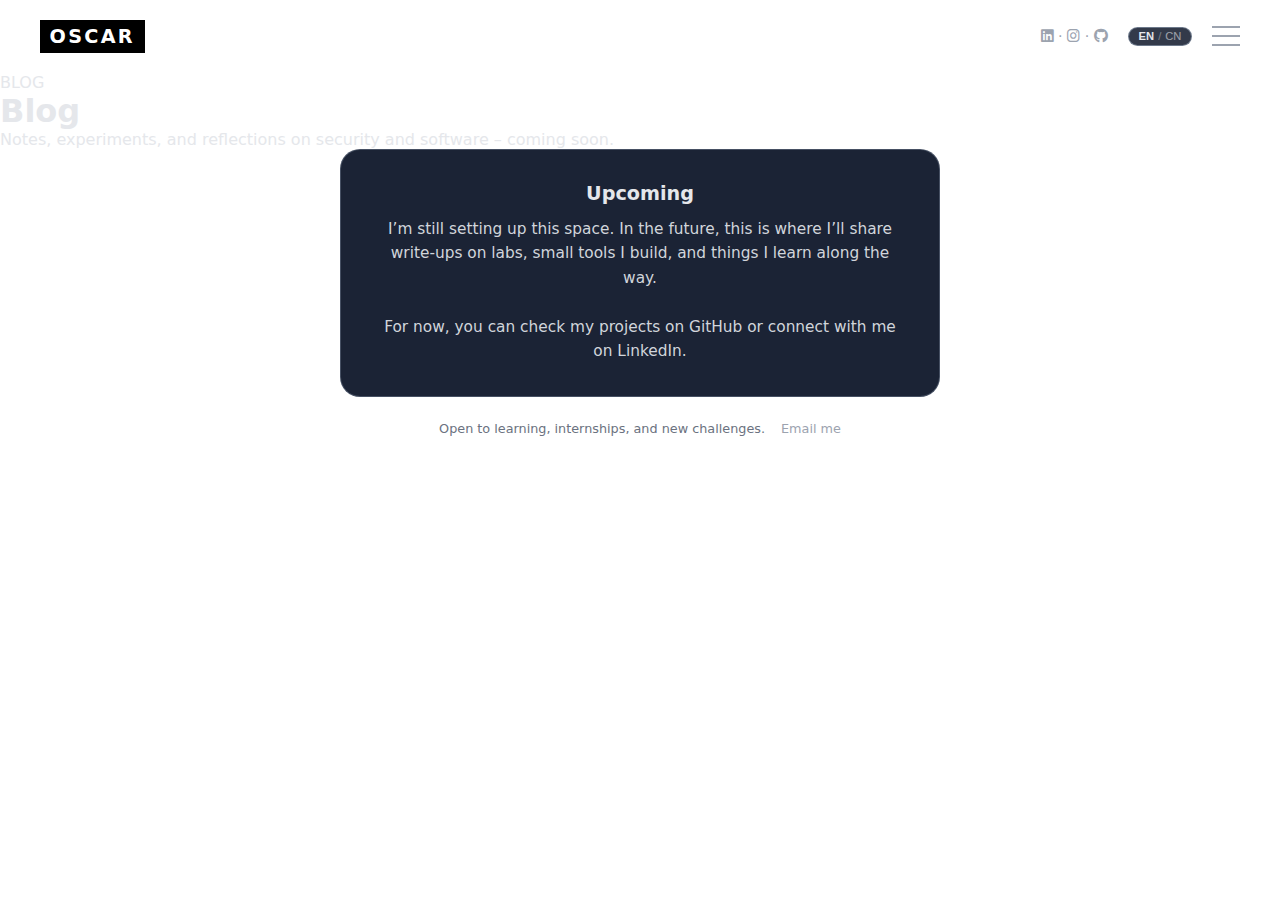
<file: blog.html>
<!DOCTYPE html>
<html lang="en">
<head>
  <meta charset="UTF-8" />
  <title>Blog – Oscar</title>
  <meta name="viewport" content="width=device-width, initial-scale=1" />
  <link rel="stylesheet" href="https://cdnjs.cloudflare.com/ajax/libs/font-awesome/6.5.1/css/all.min.css"/>
  <link rel="stylesheet" href="CSS/global_1.css" />

  <style>

    /* 居中 “Upcoming” 卡片 */
    .blog-upcoming-wrapper {
      display: flex;
      justify-content: center;
      align-items: center;
    }

    .blog-upcoming-card {
      background: rgba(15, 23, 42, 0.95);
      border-radius: 1.25rem;
      padding: 2rem 2.5rem;
      border: 1px solid rgba(148, 163, 184, 0.35);
      max-width: 600px;
      width: 100%;
      text-align: center;
    }

    .blog-upcoming-title {
      font-size: 1.2rem;
      font-weight: 600;
      margin-bottom: 0.75rem;
    }

    .blog-upcoming-text {
      font-size: 0.96rem;
      color: #d1d5db;
      line-height: 1.6;
    }

  </style>
</head>
<body>
  <div class="page" id="blog">
    <header class="hero-header">
      <a href="index.html#home" class="logo">OSCAR</a>

      <div class="right-controls">
        <div class="social-links">
          <a href="https://www.linkedin.com/in/jiajun-jiang-b44397331" aria-label="LinkedIn">
            <i class="fa-brands fa-linkedin"></i>
          </a>
          <span>·</span>
          <a href="https://www.instagram.com/oscarjiang092/" aria-label="Instagram">
            <i class="fa-brands fa-instagram"></i>
          </a>
          <span>·</span>
          <a href="https://github.com/JiajunJiang-Oscar" aria-label="Github">
            <i class="fa-brands fa-github"></i>
          </a>
        </div>

        <button class="lang-toggle" type="button" aria-label="Switch language">
          <span class="lang-option active">EN</span>
          <span class="lang-separator">/</span>
          <span class="lang-option">CN</span>
        </button>

        <button class="menu-toggle" aria-label="Open navigation" aria-expanded="false">
          <span class="menu-bar bar-top"></span>
          <span class="menu-bar bar-middle"></span>
          <span class="menu-bar bar-bottom"></span>
        </button>
      </div>
    </header>

    <!-- Body -->
    <main>
      <div class="section-label">BLOG</div>
      <h1 class="page-title">Blog</h1>
      <p class="page-tagline">
        Notes, experiments, and reflections on security and software – coming soon.
      </p>

      <div class="blog-upcoming-wrapper">
        <div class="blog-upcoming-card">
          <div class="blog-upcoming-title">Upcoming</div>
          <p class="blog-upcoming-text">
            I’m still setting up this space. In the future, this is where I’ll share write-ups on labs, small tools I build, and things I learn along the way.
            <br><br>
            For now, you can check my projects on GitHub or connect with me on LinkedIn.
          </p>
        </div>
      </div>
    </main>

    <footer>
      <span>Open to learning, internships, and new challenges.</span>
      <span>
        <a href="mailto:your@email.com">Email me</a>
      </span>
    </footer>
  </div>

  <!-- 右侧弹出导航 -->
  <nav class="nav-overlay" aria-hidden="true">
    <button class="nav-close" aria-label="Close navigation">×</button>
    <div class="nav-menu">
      <a href="index.html#home">Home</a>
      <a href="about.html#about">About</a>
      <a href="blog.html#blog">Blog</a>
    </div>
  </nav>

  <script>
    // 页面淡入
    window.addEventListener("load", () => {
      document.querySelector(".page")?.classList.add("fade-in");
    });

    // 菜单逻辑（和 About 一样）
    const menuToggle = document.querySelector('.menu-toggle');
    const navOverlay = document.querySelector('.nav-overlay');
    const navClose   = document.querySelector('.nav-close');
    const navLinks   = document.querySelectorAll('.nav-menu a');

    function openMenu() {
      menuToggle.classList.add('open');
      navOverlay.classList.add('open');
      menuToggle.setAttribute('aria-expanded', 'true');
      navOverlay.setAttribute('aria-hidden', 'false');
    }
    function closeMenu() {
      menuToggle.classList.remove('open');
      navOverlay.classList.remove('open');
      menuToggle.setAttribute('aria-expanded', 'false');
      navOverlay.setAttribute('aria-hidden', 'true');
    }

    if (menuToggle) {
      menuToggle.addEventListener('click', () => {
        const isOpen = menuToggle.classList.contains('open');
        isOpen ? closeMenu() : openMenu();
      });
    }
    navClose?.addEventListener('click', closeMenu);
    navLinks.forEach(link => link.addEventListener('click', closeMenu));
  </script>
</body>
</html>
</file>
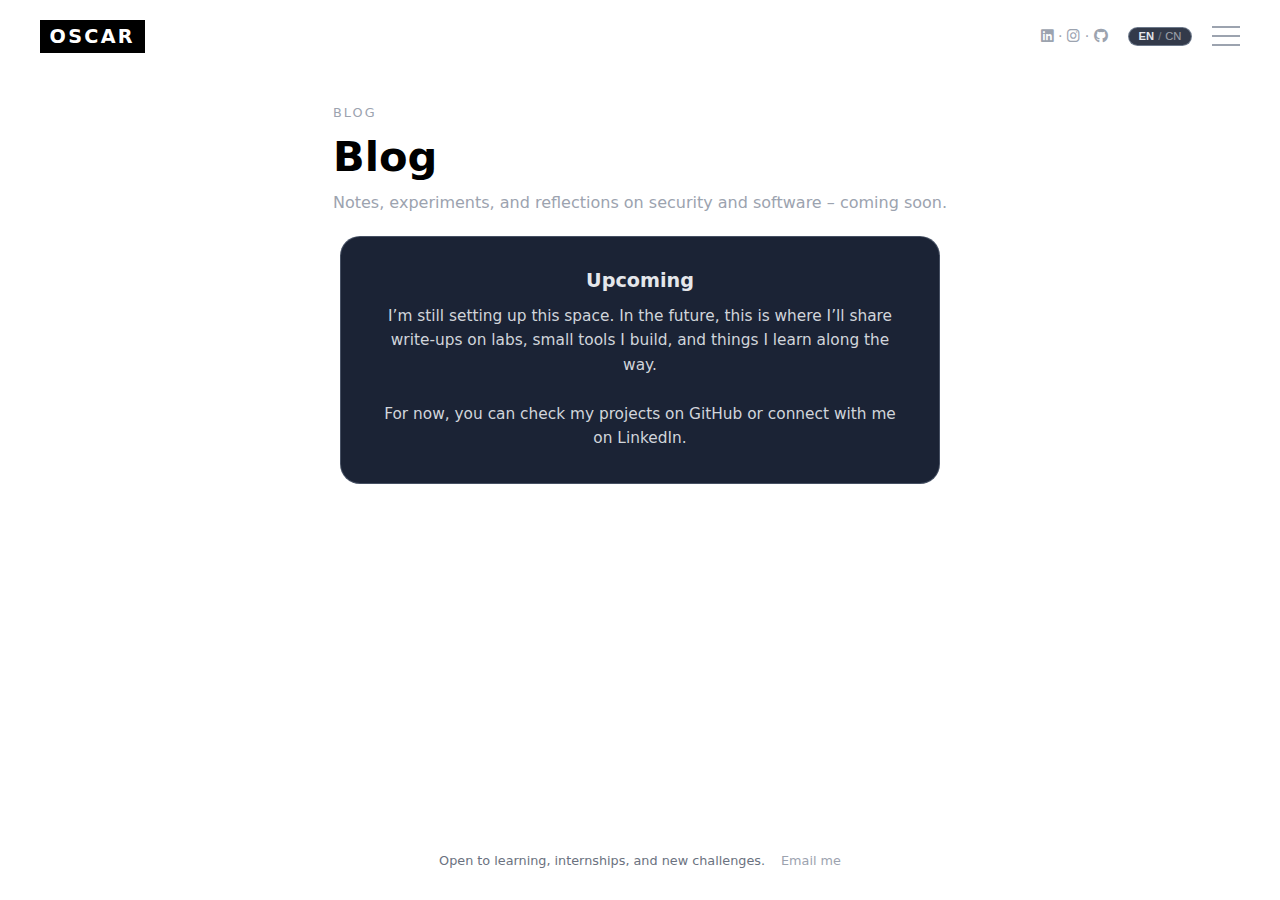
<file: Blog.html>
<!DOCTYPE html>
<html lang="en">
<head>
  <meta charset="UTF-8" />
  <title>Blog – Oscar</title>
  <meta name="viewport" content="width=device-width, initial-scale=1" />
  <link rel="stylesheet" href="https://cdnjs.cloudflare.com/ajax/libs/font-awesome/6.5.1/css/all.min.css"/>
  <link rel="stylesheet" href="CSS/Global1.css" />

  <style>

    /* 居中 “Upcoming” 卡片 */
    .blog-upcoming-wrapper {
      display: flex;
      justify-content: center;
      align-items: center;
    }

    .blog-upcoming-card {
      background: rgba(15, 23, 42, 0.95);
      border-radius: 1.25rem;
      padding: 2rem 2.5rem;
      border: 1px solid rgba(148, 163, 184, 0.35);
      max-width: 600px;
      width: 100%;
      text-align: center;
    }

    .blog-upcoming-title {
      font-size: 1.2rem;
      font-weight: 600;
      margin-bottom: 0.75rem;
    }

    .blog-upcoming-text {
      font-size: 0.96rem;
      color: #d1d5db;
      line-height: 1.6;
    }

  </style>
</head>
<body>
  <div class="page" id="blog">
    <header class="hero-header">
      <a href="HomePage.html#home" class="logo">OSCAR</a>

      <div class="right-controls">
        <div class="social-links">
          <a href="https://www.linkedin.com/in/jiajun-jiang-b44397331" aria-label="LinkedIn">
            <i class="fa-brands fa-linkedin"></i>
          </a>
          <span>·</span>
          <a href="https://www.instagram.com/oscarjiang092/" aria-label="Instagram">
            <i class="fa-brands fa-instagram"></i>
          </a>
          <span>·</span>
          <a href="https://github.com/JiajunJiang-Oscar" aria-label="Github">
            <i class="fa-brands fa-github"></i>
          </a>
        </div>

        <button class="lang-toggle" type="button" aria-label="Switch language">
          <span class="lang-option active">EN</span>
          <span class="lang-separator">/</span>
          <span class="lang-option">CN</span>
        </button>

        <button class="menu-toggle" aria-label="Open navigation" aria-expanded="false">
          <span class="menu-bar bar-top"></span>
          <span class="menu-bar bar-middle"></span>
          <span class="menu-bar bar-bottom"></span>
        </button>
      </div>
    </header>

    <!-- Body -->
    <main>
      <div class="section-label">BLOG</div>
      <h1 class="page-title">Blog</h1>
      <p class="page-tagline">
        Notes, experiments, and reflections on security and software – coming soon.
      </p>

      <div class="blog-upcoming-wrapper">
        <div class="blog-upcoming-card">
          <div class="blog-upcoming-title">Upcoming</div>
          <p class="blog-upcoming-text">
            I’m still setting up this space. In the future, this is where I’ll share write-ups on labs, small tools I build, and things I learn along the way.
            <br><br>
            For now, you can check my projects on GitHub or connect with me on LinkedIn.
          </p>
        </div>
      </div>
    </main>

    <footer>
      <span>Open to learning, internships, and new challenges.</span>
      <span>
        <a href="mailto:your@email.com">Email me</a>
      </span>
    </footer>
  </div>

  <!-- 右侧弹出导航 -->
  <nav class="nav-overlay" aria-hidden="true">
    <button class="nav-close" aria-label="Close navigation">×</button>
    <div class="nav-menu">
      <a href="HomePage.html#home">Home</a>
      <a href="About.html#about">About</a>
      <a href="Blog.html#blog">Blog</a>
    </div>
  </nav>

  <script>
    // 页面淡入
    window.addEventListener("load", () => {
      document.querySelector(".page")?.classList.add("fade-in");
    });

    // 菜单逻辑（和 About 一样）
    const menuToggle = document.querySelector('.menu-toggle');
    const navOverlay = document.querySelector('.nav-overlay');
    const navClose   = document.querySelector('.nav-close');
    const navLinks   = document.querySelectorAll('.nav-menu a');

    function openMenu() {
      menuToggle.classList.add('open');
      navOverlay.classList.add('open');
      menuToggle.setAttribute('aria-expanded', 'true');
      navOverlay.setAttribute('aria-hidden', 'false');
    }
    function closeMenu() {
      menuToggle.classList.remove('open');
      navOverlay.classList.remove('open');
      menuToggle.setAttribute('aria-expanded', 'false');
      navOverlay.setAttribute('aria-hidden', 'true');
    }

    if (menuToggle) {
      menuToggle.addEventListener('click', () => {
        const isOpen = menuToggle.classList.contains('open');
        isOpen ? closeMenu() : openMenu();
      });
    }
    navClose?.addEventListener('click', closeMenu);
    navLinks.forEach(link => link.addEventListener('click', closeMenu));
  </script>
</body>
</html>
</file>
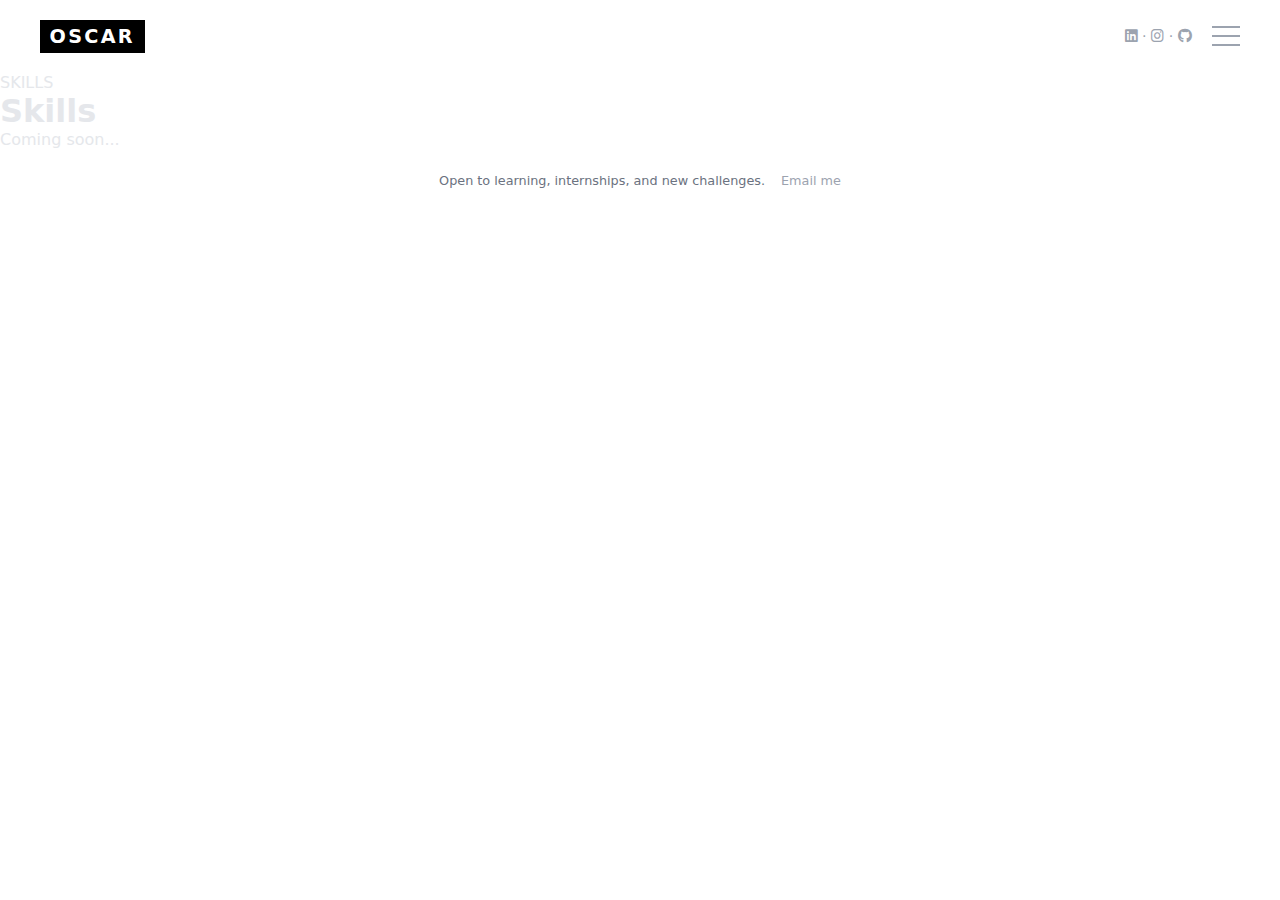
<file: skill.html>
<!DOCTYPE html>
<html lang="en">
<head>
  <meta charset="UTF-8" />
  <title>Skills – Oscar</title>
  <meta name="viewport" content="width=device-width, initial-scale=1" />
  <link rel="stylesheet" href="https://cdnjs.cloudflare.com/ajax/libs/font-awesome/6.5.1/css/all.min.css"/>
  <link rel="stylesheet" href="CSS/global_1.css" />
</head>
<body>
  <div class="page" id="skill">
    <header class="hero-header">
      <a href="index.html#home" class="logo" data-text="brand-name"></a>

      <div class="right-controls">
        <div class="social-links">
          <a
            href="https://www.linkedin.com/in/jiajun-jiang-b44397331"
            aria-label="LinkedIn"
            target="_blank"
            rel="noopener noreferrer"
          >
            <i class="fa-brands fa-linkedin"></i>
          </a>
          <span>·</span>
          <a
            href="https://www.instagram.com/oscarjiang092/"
            aria-label="Instagram"
            target="_blank"
            rel="noopener noreferrer"
          >
            <i class="fa-brands fa-instagram"></i>
          </a>
          <span>·</span>
          <a
            href="https://github.com/JiajunJiang-Oscar"
            aria-label="GitHub"
            target="_blank"
            rel="noopener noreferrer"
          >
            <i class="fa-brands fa-github"></i>
          </a>
        </div>

        <button
          class="menu-toggle"
          aria-label="Open navigation"
          aria-expanded="false"
        >
          <span class="menu-bar bar-top"></span>
          <span class="menu-bar bar-middle"></span>
          <span class="menu-bar bar-bottom"></span>
        </button>
      </div>
    </header>

    <main>
      <div class="section-label">SKILLS</div>
      <h1 class="page-title">Skills</h1>
      <p class="page-tagline">Coming soon...</p>
    </main>

    <footer>
      <span data-text="about-footer-left"></span>
      <span>
        <a href="mailto:your@email.com" data-text="about-footer-contact"></a>
      </span>
    </footer>
  </div>

  <nav class="nav-overlay" aria-hidden="true">
    <button class="nav-close" aria-label="Close navigation">×</button>
    <div class="nav-menu">
      <a href="index.html#home" data-text="nav-home"></a>
      <a href="about.html#about" data-text="nav-about"></a>
      <a href="blog.html#blog" data-text="nav-blog"></a>
      <a href="skill.html#skill" data-text="nav-skill"></a>
      <a href="project.html#project" data-text="nav-project"></a>
    </div>
  </nav>

  <script src="Content.js"></script>
  <script>
    const menuToggle = document.querySelector('.menu-toggle');
    const navOverlay = document.querySelector('.nav-overlay');
    const navClose   = document.querySelector('.nav-close');
    const navLinks   = document.querySelectorAll('.nav-menu a');

    function openMenu() {
      menuToggle.classList.add('open');
      navOverlay.classList.add('open');
      menuToggle.setAttribute('aria-expanded', 'true');
      navOverlay.setAttribute('aria-hidden', 'false');
    }

    function closeMenu() {
      menuToggle.classList.remove('open');
      navOverlay.classList.remove('open');
      menuToggle.setAttribute('aria-expanded', 'false');
      navOverlay.setAttribute('aria-hidden', 'true');
    }

    if (menuToggle) {
      menuToggle.addEventListener('click', () => {
        const isOpen = menuToggle.classList.contains('open');
        isOpen ? closeMenu() : openMenu();
      });
    }
    if (navClose) {
      navClose.addEventListener('click', closeMenu);
    }
    navLinks.forEach(link => {
      link.addEventListener('click', closeMenu);
    });

    // 文案注入
    const logoEl = document.querySelector('[data-text="brand-name"]');
    if (logoEl && TEXT.logoText) {
      logoEl.textContent = TEXT.logoText;
    }

    const footerLeftEl    = document.querySelector('[data-text="about-footer-left"]');
    const footerContactEl = document.querySelector('[data-text="about-footer-contact"]');

    if (footerLeftEl && TEXT.aboutFooterLeft) {
      footerLeftEl.textContent = TEXT.aboutFooterLeft;
    }
    if (footerContactEl && TEXT.aboutFooterContactText) {
      footerContactEl.textContent = TEXT.aboutFooterContactText;
    }

    const navHomeEls    = document.querySelectorAll('[data-text="nav-home"]');
    const navAboutEls   = document.querySelectorAll('[data-text="nav-about"]');
    const navBlogEls    = document.querySelectorAll('[data-text="nav-blog"]');
    const navSkillEls   = document.querySelectorAll('[data-text="nav-skill"]');
    const navProjectEls = document.querySelectorAll('[data-text="nav-project"]');

    navHomeEls.forEach(el    => TEXT.navHome    && (el.textContent = TEXT.navHome));
    navAboutEls.forEach(el   => TEXT.navAbout   && (el.textContent = TEXT.navAbout));
    navBlogEls.forEach(el    => TEXT.navBlog    && (el.textContent = TEXT.navBlog));
    navSkillEls.forEach(el   => TEXT.navSkill   && (el.textContent = TEXT.navSkill));
    navProjectEls.forEach(el => TEXT.navProject && (el.textContent = TEXT.navProject));

    document.addEventListener('DOMContentLoaded', () => {
      const pageEl = document.getElementById('skill');
      if (pageEl) {
        requestAnimationFrame(() => pageEl.classList.add('fade-in'));
      }
    });
  </script>
</body>
</html>
</file>
<file: CSS/About.css>
* {
    box-sizing: border-box;
    margin: 0;
    padding: 0;
}
html, body {
    height: 100%;
}
body {
    font-family: system-ui, -apple-system, BlinkMacSystemFont, "Helvetica Neue", Arial, sans-serif;
    color: #e5e7eb;
}
a {
    color: inherit;
    text-decoration: none;
}

/* 顶部条 */
.page {
    min-height: 100vh;
    display: flex;
    flex-direction: column;
}
.hero-header {
    display: flex;
    align-items: center;
    justify-content: space-between;
    padding: 1.25rem 2.5rem;
}
.logo {
    font-weight: 800;
    letter-spacing: 0.12em;
    font-size: 1.2rem;
    background: #000;
    color: #fff;
    padding: 0.3rem 0.6rem;
    text-transform: uppercase;
}
.logo:hover {
    opacity: 0.8;
}
.right-controls {
    display: flex;
    align-items: center;
    gap: 1.25rem;
    color: #9ca3af;
    font-size: 0.9rem;
}
.social-links a {
    font-size: 0.9rem;
}

/* 汉堡菜单 */
.menu-toggle {
    border: none;
    background: transparent;
    cursor: pointer;
    padding: 0;
    width: 28px;
    height: 20px;
    display: flex;
    flex-direction: column;
    justify-content: space-between;
}
.menu-bar {
    height: 2px;
    width: 100%;
    background: #9ca3af;
    transition: transform 0.25s ease, opacity 0.25s ease;
}
.menu-toggle.open .bar-top {
    transform: translateY(9px) rotate(45deg);
}
.menu-toggle.open .bar-middle {
    opacity: 0;
}
.menu-toggle.open .bar-bottom {
    transform: translateY(-9px) rotate(-45deg);
}

/* 主体内容 */
main {
    flex: 1;
    padding: 2rem 1.5rem 3rem;
    max-width: 900px;
    margin: 0 auto;
}
.section-label {
    text-transform: uppercase;
    letter-spacing: 0.16em;
    font-size: 0.8rem;
    color: #9ca3af;
    margin-bottom: 0.75rem;
}
.about-title {
    font-size: clamp(1.8rem, 4vw, 2.6rem);
    font-weight: 700;
    color: #000000;
    margin-bottom: 0.75rem;
}
.about-tagline {
    font-size: 1rem;
    color: #9ca3af;
    margin-bottom: 1.5rem;
    max-width: 650px;
}
.about-body {
    font-size: 0.98rem;
    line-height: 1.7;
    color: #000000;
    max-width: 720px;
}
.about-body p + p {
    margin-top: 0.9rem;
}
.about-grid {
    display: grid;
    grid-template-columns: minmax(0, 2.2fr) minmax(0, 1.5fr);
    gap: 2.5rem;
    margin-top: 2.5rem;
}

.card {
    background: rgba(15, 23, 42, 0.9);
    border-radius: 1.25rem;
    padding: 1.5rem 1.7rem;
    border: 1px solid rgba(148, 163, 184, 0.3);
}
.card-title {
    font-size: 1rem;
    font-weight: 600;
    margin-bottom: 0.75rem;
}
.card-list {
    list-style: none;
    font-size: 0.93rem;
    color: #d1d5db;
}
.card-list li + li {
    margin-top: 0.5rem;
}
.pill-row {
    margin-top: 1rem;
    display: flex;
    flex-wrap: wrap;
    gap: 0.5rem;
}
.pill {
    font-size: 0.75rem;
    padding: 0.15rem 0.7rem;
    border-radius: 999px;
    border: 1px solid #4b5563;
    color: #9ca3af;
}

/* 页脚 */
footer {
    padding: 1.5rem 1.5rem 2rem;
    max-width: 900px;
    margin: 0 auto;
    font-size: 0.8rem;
    color: #6b7280;
    display: flex;
    justify-content: space-between;
    gap: 1rem;
    flex-wrap: wrap;
}
footer a {
    color: #9ca3af;
}
footer a:hover {
    color: #e5e7eb;
}

/* 右侧弹出菜单 */
.nav-overlay {
    position: fixed;
    inset: 0;
    background: #ffffff;
    color: #000000;
    display: flex;
    justify-content: flex-end;
    align-items: flex-start;
    padding: 2rem 3rem;
    opacity: 0;
    pointer-events: none;
    transition: opacity 0.25s ease;
    z-index: 20;
}
.nav-overlay.open {
    opacity: 1;
    pointer-events: auto;
}
.nav-close {
    position: absolute;
    top: 1.5rem;
    right: 2.5rem;
    font-size: 1.6rem;
    cursor: pointer;
}
.nav-menu {
    margin-top: 3.5rem;
    text-align: right;
}
.nav-menu a {
    display: block;
    font-size: 2rem;
    margin-bottom: 1.2rem;
    font-weight: 400;
}
.nav-menu a:hover {
    opacity: 0.7;
}

@media (max-width: 768px) {
     .hero-header {
         padding: 1rem 1.25rem;
     }
    main {
        padding-inline: 1.25rem;
    }
    .about-grid {
        grid-template-columns: minmax(0, 1fr);
    }
    .nav-overlay {
        padding: 2rem 1.5rem;
    }
    .nav-close {
        right: 1.5rem;
    }
}
</file>
<file: CSS/about.css>
/* ===== About page styles ===== */

main {
    flex: 1;
    padding: 2rem 1.5rem 3rem;
    max-width:900px;
    margin: 0 auto;
}

.section-label {
    text-transform: uppercase;
    letter-spacing: 0.16em;
    font-size: 0.8rem;
    color: #9ca3af;
    margin-bottom: 0.75rem;
}
.about-title {
    font-size: clamp(1.8rem, 4vw, 2.6rem);
    font-weight: 700;
    color: #000000;
    margin-bottom: 0.75rem;
}
.about-tagline {
    font-size: 1rem;
    color: #9ca3af;
    margin-bottom: 1.5rem;
    max-width: 650px;
}

.about-body {
    font-size: 0.98rem;
    line-height: 1.7;
    color: #000000;
    max-width: 720px;
}
.about-body p + p {
    margin-top: 0.9rem;
}

.stack-v {
    display: flex;
    flex-direction: column;
    gap: 1.8rem;
    margin-top: 2.2rem;
}

/* Main Card */
.card-primary {
    background: rgba(15, 23, 42, 0.9);
    color: #ffffff;
    border-radius: 1.25rem;
    padding: 2.4rem 2.6rem;
    border: 1px solid rgba(148, 163, 184, 0.3);
    display: flex;
    align-items: center;
    gap: 1.5rem;
    justify-content: space-between;
}
.profile-image {
    width: 120px;
    height: 150px;
    border-radius: 12px;
    object-fit: cover;
    border: 2px solid rgba(255, 255, 255, 0.5);
    flex-shrink: 0;
}
.card-primary-main {
    display: flex;
    flex-direction: column;
    gap: 0.4rem;
}

/* Secondary Card */
.card-secondary {
    background: #f3f4f6;
    color: #111827;
    border-radius: 1.25rem;
    padding: 1.7rem 1.9rem;
    border: 1px solid #e2e8f0;
    display: block;
    text-decoration: none;
}
.card-secondary.card-clickable {
    cursor: pointer;
    transition: all 0.2s ease;
}
.card-secondary.card-clickable:hover {
    background: #e5e7eb;
    border-color: #cbd5e1;
    transform: translateY(-2px);
    box-shadow: 0 4px 12px rgba(0, 0, 0, 0.1);
}

/* Title text */
.card-title {
    font-size: 1.25rem;
    font-weight: 600;
    margin-bottom: 0.75rem;
    padding-left: 0;
}
.card-subtitle {
    font-size: 0.95rem;
    line-height: 1.7;
    color: #6b7280;
    margin-top: 0.25rem;
    margin-bottom: 1rem;
}
.card-image {
    width: 50%;
    max-width: 50%;
    height: auto;
    border-radius: 0.75rem;
    margin-top: 1rem;
    display: block;
    object-fit: cover;
}
.card-text {
    font-size: 0.95rem;
    line-height: 1.7;
}

/* Card list */
.card-text ul {
    list-style: disc;
    padding-left: 1.1rem;
}
.card-text li + li {
    margin-top: 0.4rem;
}

/* education*/
.edu-list {
    list-style: none;
    padding: 0;
    margin: 0;
}
.edu-item {
    margin-bottom: 1.2rem;
}
.edu-item:last-child {
    margin-bottom: 0;
}
.edu-header {
    display: flex;
    flex-direction: column;
    gap: 0.25rem;
    margin-bottom: 0.75rem;
}
.edu-school {
    font-style: italic;
    font-weight: 500;
    color: #111827;
}
.edu-period {
    color: #6b7280;
    font-size: 0.9rem;
}
.edu-details {
    margin: 0;
    margin-bottom: 0.75rem;
    line-height: 1.6;
}
.edu-link {
    display: inline-block;
    color: #3b82f6;
    text-decoration: none;
    font-size: 0.9rem;
    margin-top: 0.5rem;
    transition: color 0.2s ease;
}
.edu-link:hover {
    color: #2563eb;
    text-decoration: underline;
}

/* skills  */
.skills-grid {
    margin-top: 0.5rem;
    display: flex;
    flex-wrap: wrap;
    gap: 0.6rem;
}
.chip {
    font-size: 0.85rem;
    padding: 0.4rem 0.9rem;
    border-radius: 999px;
    border: 1px solid #cbd5e1;
    background: #ffffff;
    color: #374151;
    font-weight: 450;
    display: inline-block;
}
.chip-ellipsis {
    font-size: 0.85rem;
    padding: 0.4rem 0.9rem;
    color: #6b7280;
    display: inline-block;
}

/* list-styled for projects, experience, achievement */
.list-styled {
    list-style: none;
    padding: 0;
    margin: 0;
    margin-top: 0.5rem;
}
.list-styled li {
    position: relative;
    padding-left: 0;
    margin-bottom: 1.2rem;
    line-height: 1.7;
    padding-top: 0.2rem;
}
.list-styled li:last-child {
    margin-bottom: 0;
}
.list-styled li > * {
    padding-left: 0;
}
.list-styled li span {
    font-weight: 500;
    color: #111827;
}
.list-styled li.ellipsis-item {
    padding-left: 0;
    margin-top: 0.5rem;
    color: #6b7280;
    font-weight: 500;
}
.list-styled li.ellipsis-item::before {
    display: none;
}

/* Card footer text (centered at bottom) */
.card-footer-text {
    margin-top: 1.5rem;
    padding-top: 1rem;
    text-align: center;
    font-size: 0.9rem;
    color: #6b7280;
    border-top: 1px solid #e2e8f0;
}

@media (max-width: 768px) {
    main {
        padding-inline: 1.25rem;
    }

    .card-primary {
        flex-direction: column;
        align-items: flex-start;
    }

    .profile-image {
        width: 96px;
        height: 96px;
    }
}
</file>
<file: CSS/Global1.css>
/* Global layout for secondary pages (Autobiography / About / Blog) */
* {
    box-sizing: border-box;
    margin: 0;
    padding: 0;
}
html, body {
    height: 100%;
}
body {
    font-family: system-ui, -apple-system, BlinkMacSystemFont, "Helvetica Neue", Arial, sans-serif;
    color: #e5e7eb;
}
a {
    color: inherit;
    text-decoration: none;
}

/* Top Bar */
.page {
    min-height: 100vh;
    display: flex;
    flex-direction: column;
    opacity: 0;
    transition: opacity 1.3s ease;
}
.page.fade-in {
    opacity: 1;
}

.hero-header {
    display: flex;
    align-items: center;
    justify-content: space-between;
    padding: 1.25rem 2.5rem;
}
.logo {
    font-weight: 800;
    letter-spacing: 0.12em;
    font-size: 1.2rem;
    background: #000;
    color: #fff;
    padding: 0.3rem 0.6rem;
    text-transform: uppercase;
}
.logo:hover {
    opacity: 0.8;
}
.right-controls {
    display: flex;
    align-items: center;
    gap: 1.25rem;
    color: #9ca3af;
    font-size: 0.9rem;
}
.social-links a {
    font-size: 0.9rem;
}

/* Language toggle */
.lang-toggle {
    display: inline-flex;
    align-items: center;
    gap: 0.25rem;
    padding: 0.15rem 0.6rem;
    border-radius: 999px;
    border: 1px solid rgba(148, 163, 184, 0.6);
    background: rgba(15, 23, 42, 0.85);
    color: #e5e7eb;
    font-size: 0.7rem;
    cursor: pointer;
    outline: none;
}
.lang-toggle:hover {
    background: rgba(15, 23, 42, 1);
}
.lang-toggle .lang-option {
    opacity: 0.6;
}
.lang-toggle .lang-option.active {
    opacity: 1;
    font-weight: 600;
}
.lang-toggle .lang-separator {
    opacity: 0.4;
}

/* Menu */
.menu-toggle {
    border: none;
    background: transparent;
    cursor: pointer;
    padding: 0;
    width: 28px;
    height: 20px;
    display: flex;
    flex-direction: column;
    justify-content: space-between;
}
.menu-bar {
    height: 2px;
    width: 100%;
    background: #9ca3af;
    transition: transform 0.25s ease, opacity 0.25s ease;
}
.menu-toggle.open .bar-top {
    transform: translateY(9px) rotate(45deg);
}
.menu-toggle.open .bar-middle {
    opacity: 0;
}
.menu-toggle.open .bar-bottom {
    transform: translateY(-9px) rotate(-45deg);
}

main {
    flex: 1;
    padding: 2rem 1.5rem 3rem;
    max-width: 900px;
    margin: 0 auto;
}
.section-label {
    text-transform: uppercase;
    letter-spacing: 0.16em;
    font-size: 0.8rem;
    color: #9ca3af;
    margin-bottom: 0.75rem;
}
.page-title {
    font-size: clamp(1.8rem, 4vw, 2.6rem);
    font-weight: 700;
    color: #000000;
    margin-bottom: 0.75rem;
}
.page-tagline {
    font-size: 1rem;
    color: #9ca3af;
    margin-bottom: 1.5rem;
    max-width: 650px;
}
.page-body {
    font-size: 0.98rem;
    line-height: 1.7;
    color: #000000;
    max-width: 720px;
}
.page-body p + p {
    margin-top: 0.9rem;
}
.about-grid {
    display: grid;
    grid-template-columns: minmax(0, 2.2fr) minmax(0, 1.5fr);
    gap: 2.5rem;
    margin-top: 2.5rem;
}

.card {
    background: rgba(15, 23, 42, 0.9);
    border-radius: 1.25rem;
    padding: 1.5rem 1.7rem;
    border: 1px solid rgba(148, 163, 184, 0.3);
}
.card-title {
    font-size: 1rem;
    font-weight: 600;
    margin-bottom: 0.75rem;
}
.card-list {
    list-style: none;
    font-size: 0.93rem;
    color: #d1d5db;
}
.card-list li + li {
    margin-top: 0.5rem;
}
.profile-card {
    display: flex;
    justify-content: center;
    align-items: center;
    padding: 1.8rem 1.2rem;
    margin-bottom: 2rem;
}

.profile-image {
    width: 300px;
    height: 200px;
    border-radius: 12px;
    object-fit: cover;
    border: 2px solid rgba(255,255,255,0.5);
}
.pill-row {
    margin-top: 1rem;
    display: flex;
    flex-wrap: wrap;
    gap: 0.5rem;
}
.pill {
    font-size: 0.75rem;
    padding: 0.15rem 0.7rem;
    border-radius: 999px;
    border: 1px solid #4b5563;
    color: #9ca3af;
}

/* 页脚 */
footer {
    padding: 1.5rem 1.5rem 2rem;
    max-width: 900px;
    margin: 0 auto;
    font-size: 0.8rem;
    color: #6b7280;
    display: flex;
    justify-content: space-between;
    gap: 1rem;
    flex-wrap: wrap;
}
footer a {
    color: #9ca3af;
}
footer a:hover {
    color: #e5e7eb;
}

.nav-overlay {
    backdrop-filter: blur(18px);
    -webkit-backdrop-filter: blur(18px);
    background: rgba(255, 255, 255, 0.7);

    position: fixed;
    inset: 0;
    color: #000000;
    display: flex;
    justify-content: flex-end;
    align-items: flex-start;
    padding: 2rem 3rem;
    opacity: 0;
    pointer-events: none;
    transition: opacity 0.25s ease;
    z-index: 20;
}
.nav-overlay.open {
    opacity: 1;
    pointer-events: auto;
}
.nav-close {
    position: absolute;
    top: 1.5rem;
    right: 2.5rem;
    font-size: 1.6rem;
    cursor: pointer;
    background: none;
    border: none;
    box-shadow: none;
    padding: 0;
    line-height: 1;
}
.nav-menu {
    margin-top: 3.5rem;
    text-align: right;
}
.nav-menu a {
    display: block;
    font-size: 2rem;
    margin-bottom: 1.2rem;
    font-weight: 400;
}
.nav-menu a:hover {
    opacity: 0.7;
}

@media (max-width: 768px) {
     .hero-header {
         padding: 1rem 1.25rem;
     }
    main {
        padding-inline: 1.25rem;
    }
    .about-grid {
        grid-template-columns: minmax(0, 1fr);
    }
    .nav-overlay {
        padding: 2rem 1.5rem;
    }
    .nav-close {
        right: 1.5rem;
    }
}
</file>
<file: CSS/autobiography.css>
/* ===== Autobiography page specific styles ===== */

/* 主区布局 */
main {
    flex: 1;
    padding: 2rem 1.5rem 3rem;
    max-width: 900px;
    margin: 0 auto;
}

/* 小标签 / 标题 / 副标题（只给自传页用的话就放这里） */
.section-label {
    text-transform: uppercase;
    letter-spacing: 0.16em;
    font-size: 0.8rem;
    color: #9ca3af;
    margin-bottom: 0.75rem;
}
.page-title,
.about-title { /* 兼容你之前的命名 */
    font-size: clamp(1.8rem, 4vw, 2.6rem);
    font-weight: 700;
    color: #000000;
    margin-bottom: 0.75rem;
}
.page-tagline,
.about-tagline {
    font-size: 1rem;
    color: #9ca3af;
    margin-bottom: 1.5rem;
    max-width: 650px;
}
.page-body,
.about-body {
    font-size: 0.98rem;
    line-height: 1.7;
    color: #000000;
    max-width: 720px;
}
.page-body p + p,
.about-body p + p {
    margin-top: 0.9rem;
}

/* 左右两列布局（如果只有自传页用，可以留在这里） */
.about-grid {
    display: grid;
    grid-template-columns: minmax(0, 2.2fr) minmax(0, 1.5fr);
    gap: 2.5rem;
    margin-top: 2.5rem;
}

/* 深色内容卡片 */
.card {
    background: rgba(15, 23, 42, 0.9);
    border-radius: 1.25rem;
    padding: 1.5rem 1.7rem;
    border: 1px solid rgba(148, 163, 184, 0.3);
}
.card-title {
    font-size: 1rem;
    font-weight: 600;
    margin-bottom: 0.75rem;
}
.card-list {
    list-style: none;
    font-size: 0.93rem;
    color: #d1d5db;
}
.card-list li + li {
    margin-top: 0.5rem;
}

/* 头像卡片（自传页右侧） */
.profile-card {
    display: flex;
    justify-content: center;
    align-items: center;
    padding: 1.8rem 1.2rem;
    margin-bottom: 2rem;
}
.profile-image {
    width: 300px;
    height: 200px;
    border-radius: 12px;
    object-fit: cover;
    border: 2px solid rgba(255,255,255,0.5);
}

/* pill 标签（如果未来别的页也想用，可以再抽到 global） */
.pill-row {
    margin-top: 1rem;
    display: flex;
    flex-wrap: wrap;
    gap: 0.5rem;
}
.pill {
    font-size: 0.75rem;
    padding: 0.15rem 0.7rem;
    border-radius: 999px;
    border: 1px solid #4b5563;
    color: #9ca3af;
}

/* 自传页自己的响应式 */
@media (max-width: 768px) {
    main {
        padding-inline: 1.25rem;
    }
    .about-grid {
        grid-template-columns: minmax(0, 1fr);
    }
}
</file>
<file: CSS/global_1.css>
/* ===== Global common styles: reset, layout, header, nav, footer ===== */

/* Reset & base */
* {
    box-sizing: border-box;
    margin: 0;
    padding: 0;
}
html, body {
    height: 100%;
}
body {
    font-family: system-ui, -apple-system, BlinkMacSystemFont, "Helvetica Neue", Arial, sans-serif;
    color: #e5e7eb;
}
a {
    color: inherit;
    text-decoration: none;
}

/* Page wrapper (二级页通用容器，可以给所有非首页用) */
.page {
    min-height: 100vh;
    display: flex;
    flex-direction: column;
    opacity: 0;
    transition: opacity 1.3s ease;
}
.page.fade-in {
    opacity: 1;
}

/* ===== Top bar ===== */
.hero-header {
    display: flex;
    align-items: center;
    justify-content: space-between;
    padding: 1.25rem 2.5rem;
}
.logo {
    font-weight: 800;
    letter-spacing: 0.12em;
    font-size: 1.2rem;
    background: #000;
    color: #fff;
    padding: 0.3rem 0.6rem;
    text-transform: uppercase;
}
.logo:hover {
    opacity: 0.8;
}
.right-controls {
    display: flex;
    align-items: center;
    gap: 1.25rem;
    color: #9ca3af;
    font-size: 0.9rem;
}
.social-links a {
    font-size: 0.9rem;
}

/* Language toggle（如果暂时不用也可以保留，将来多语言方便复用） */
.lang-toggle {
    display: inline-flex;
    align-items: center;
    gap: 0.25rem;
    padding: 0.15rem 0.6rem;
    border-radius: 999px;
    border: 1px solid rgba(148, 163, 184, 0.6);
    background: rgba(15, 23, 42, 0.85);
    color: #e5e7eb;
    font-size: 0.7rem;
    cursor: pointer;
    outline: none;
}
.lang-toggle:hover {
    background: rgba(15, 23, 42, 1);
}
.lang-toggle .lang-option {
    opacity: 0.6;
}
.lang-toggle .lang-option.active {
    opacity: 1;
    font-weight: 600;
}
.lang-toggle .lang-separator {
    opacity: 0.4;
}

/* ===== Hamburger menu button ===== */
.menu-toggle {
    border: none;
    background: transparent;
    cursor: pointer;
    padding: 0;
    width: 28px;
    height: 20px;
    display: flex;
    flex-direction: column;
    justify-content: space-between;
}
.menu-bar {
    height: 2px;
    width: 100%;
    background: #9ca3af;
    transition: transform 0.25s ease, opacity 0.25s ease;
}
.menu-toggle.open .bar-top {
    transform: translateY(9px) rotate(45deg);
}
.menu-toggle.open .bar-middle {
    opacity: 0;
}
.menu-toggle.open .bar-bottom {
    transform: translateY(-9px) rotate(-45deg);
}

/* ===== Right-side overlay nav ===== */
.nav-overlay {
    backdrop-filter: blur(18px);
    -webkit-backdrop-filter: blur(18px);
    background: rgba(255, 255, 255, 0.7);

    position: fixed;
    inset: 0;
    color: #000000;
    display: flex;
    justify-content: flex-end;
    align-items: flex-start;
    padding: 2rem 3rem;
    opacity: 0;
    pointer-events: none;
    transition: opacity 0.25s ease;
    z-index: 20;
}
.nav-overlay.open {
    opacity: 1;
    pointer-events: auto;
}
.nav-close {
    position: absolute;
    top: 1.5rem;
    right: 2.5rem;
    font-size: 1.6rem;
    cursor: pointer;
    background: none;
    border: none;
    box-shadow: none;
    padding: 0;
    line-height: 1;
}
.nav-menu {
    margin-top: 3.5rem;
    text-align: right;
}
.nav-menu a {
    display: block;
    font-size: 2rem;
    margin-bottom: 1.2rem;
    font-weight: 400;
}
.nav-menu a:hover {
    opacity: 0.7;
}

/* ===== Footer (通用) ===== */
footer {
    padding: 1.5rem 1.5rem 2rem;
    max-width: 900px;
    margin: 0 auto;
    font-size: 0.8rem;
    color: #6b7280;
    display: flex;
    justify-content: space-between;
    gap: 1rem;
    flex-wrap: wrap;
}
footer a {
    color: #9ca3af;
}
footer a:hover {
    color: #e5e7eb;
}

/* ===== Responsive (通用) ===== */
@media (max-width: 768px) {
    .hero-header {
        padding: 1rem 1.25rem;
    }
    .nav-overlay {
        padding: 2rem 1.5rem;
    }
    .nav-close {
        right: 1.5rem;
    }
}
</file>
